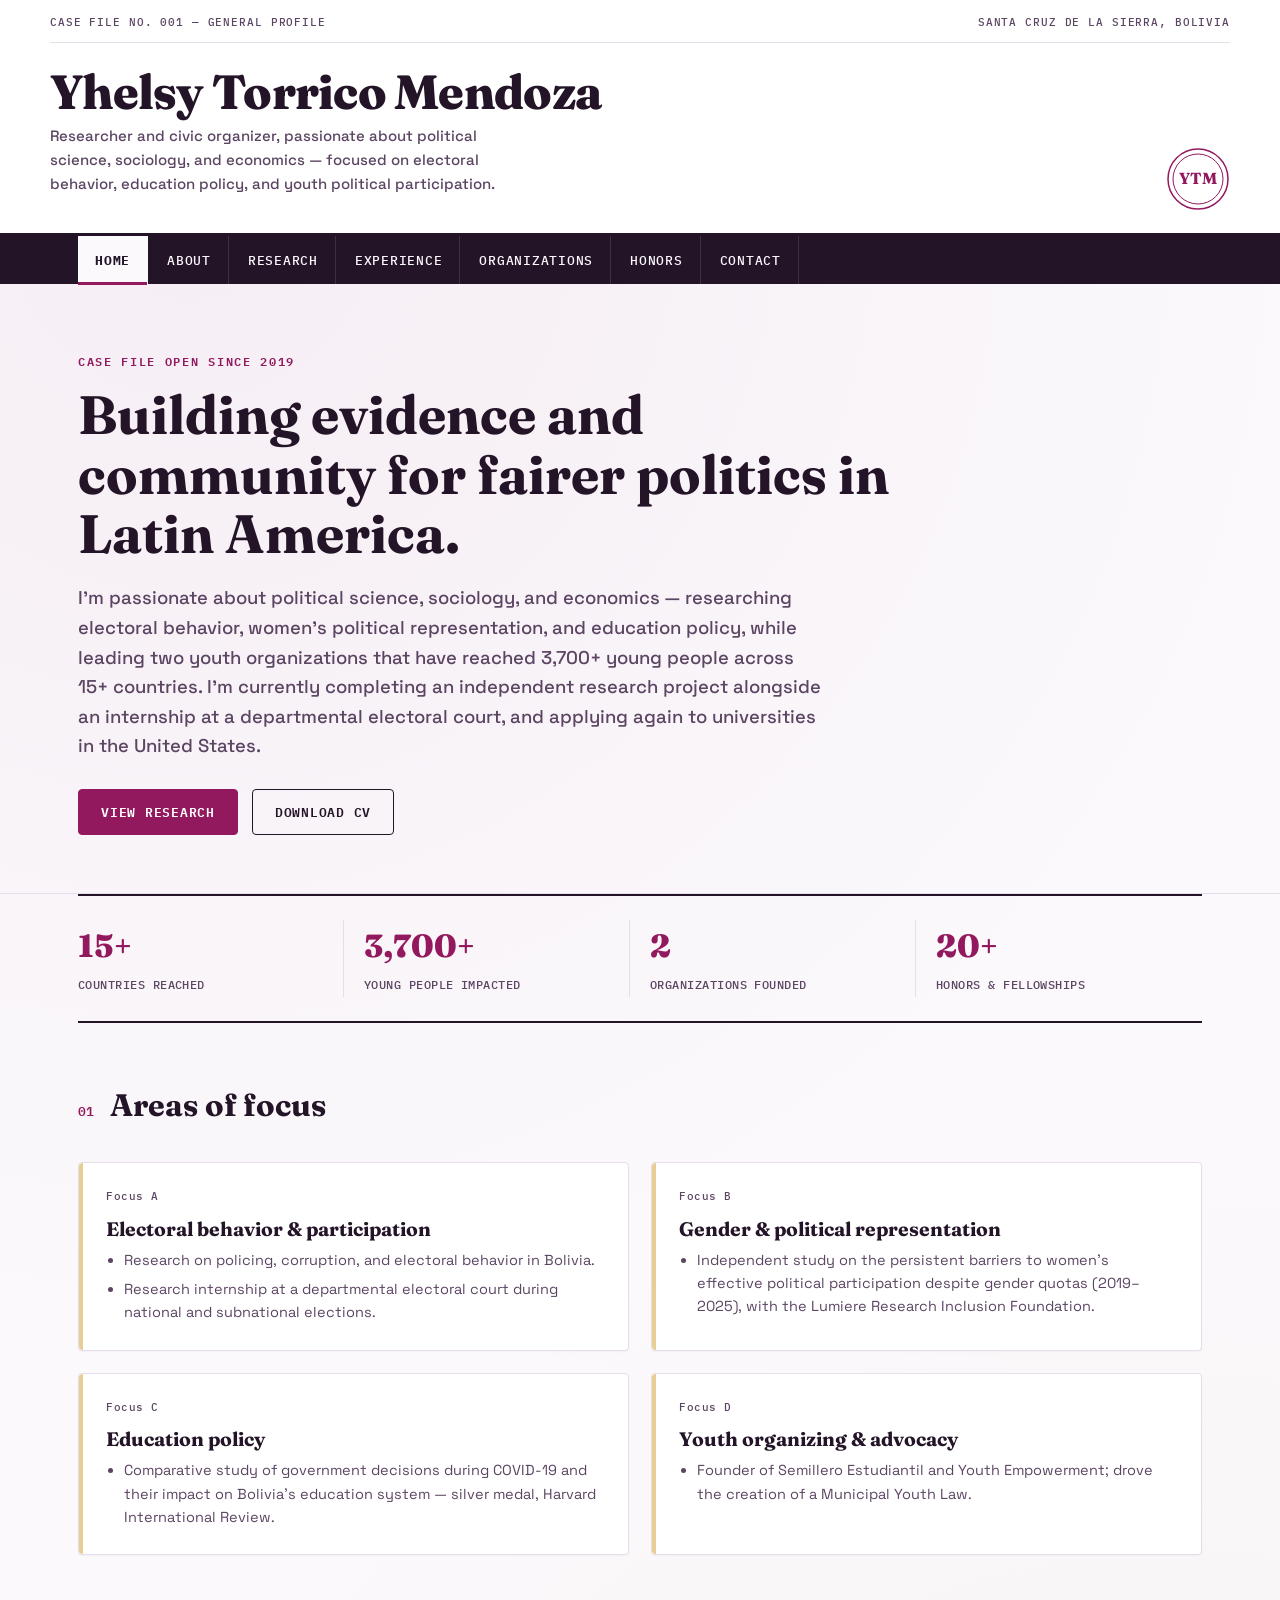
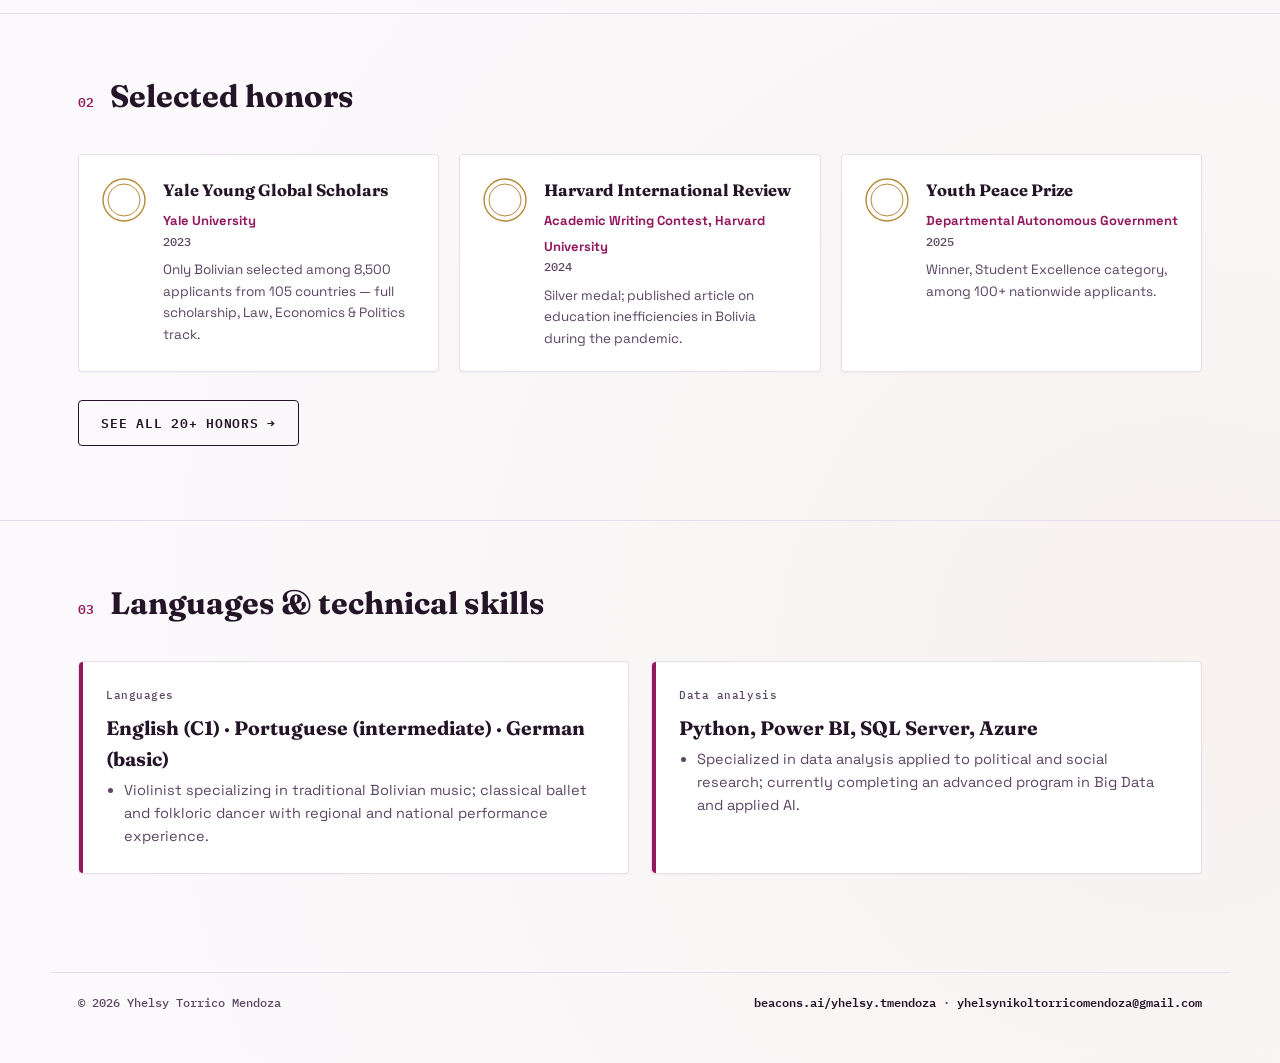
<file: index.html>
<!DOCTYPE html>
<html lang="en">
<head>
<meta charset="UTF-8">
<meta name="viewport" content="width=device-width, initial-scale=1.0">
<title>Yhelsy Torrico Mendoza — Case File</title>
<meta name="description" content="Researcher and civic organizer passionate about political science, sociology, and economics. Work in electoral behavior, education policy, and youth political participation.">
<link rel="preconnect" href="https://fonts.googleapis.com">
<link rel="preconnect" href="https://fonts.gstatic.com" crossorigin>
<link href="https://fonts.googleapis.com/css2?family=Fraunces:opsz,wght@9..144,600;9..144,700;9..144,800&family=Space+Grotesk:wght@400;500;700&family=IBM+Plex+Mono:wght@400;500;600&display=swap" rel="stylesheet">
<link rel="stylesheet" href="styles.css">
</head>
<body>

<header class="masthead">
  <div class="wrap masthead-top">
    <span class="ref">Case File No. 001 — General Profile</span>
    <span class="loc">Santa Cruz de la Sierra, Bolivia</span>
  </div>
  <div class="wrap masthead-main">
    <div>
      <h1 class="masthead-name">Yhelsy Torrico Mendoza</h1>
      <p class="masthead-tag">Researcher and civic organizer, passionate about political science, sociology, and economics — focused on electoral behavior, education policy, and youth political participation.</p>
    </div>
    <svg class="seal-mark" viewBox="0 0 64 64" aria-hidden="true">
      <circle cx="32" cy="32" r="30" fill="none" stroke="#93195E" stroke-width="1.5"/>
      <circle cx="32" cy="32" r="25" fill="none" stroke="#93195E" stroke-width="1"/>
      <text x="32" y="37" text-anchor="middle" font-family="Fraunces, serif" font-size="16" fill="#93195E" font-weight="700">YTM</text>
    </svg>
  </div>
</header>

<nav class="filetabs">
  <button class="nav-toggle" aria-expanded="false">Menu ☰</button>
  <div class="wrap">
    <a href="index.html" class="active" target="_blank" rel="noopener">Home</a>
    <a href="about.html" target="_blank" rel="noopener">About</a>
    <a href="research.html" target="_blank" rel="noopener">Research</a>
    <a href="experience.html" target="_blank" rel="noopener">Experience</a>
    <a href="organizations.html" target="_blank" rel="noopener">Organizations</a>
    <a href="awards.html" target="_blank" rel="noopener">Honors</a>
    <a href="contact.html" target="_blank" rel="noopener">Contact</a>
  </div>
</nav>

<main>
  <section class="hero">
    <div class="wrap">
      <p class="hero-eyebrow">Case file open since 2019</p>
      <h1>Building evidence and community for fairer politics in Latin America.</h1>
      <p class="lede">I'm passionate about political science, sociology, and economics — researching electoral behavior, women's political representation, and education policy, while leading two youth organizations that have reached 3,700+ young people across 15+ countries. I'm currently completing an independent research project alongside an internship at a departmental electoral court, and applying again to universities in the United States.</p>
      <div class="hero-actions">
        <a class="btn primary" href="research.html" target="_blank" rel="noopener">View research</a>
        <a class="btn" href="contact.html" target="_blank" rel="noopener">Download CV</a>
      </div>
    </div>
  </section>

  <section class="wrap">
    <div class="ledger reveal">
      <div class="ledger-item">
        <span class="ledger-figure">15+</span>
        <span class="ledger-label">Countries reached</span>
      </div>
      <div class="ledger-item">
        <span class="ledger-figure">3,700+</span>
        <span class="ledger-label">Young people impacted</span>
      </div>
      <div class="ledger-item">
        <span class="ledger-figure">2</span>
        <span class="ledger-label">Organizations founded</span>
      </div>
      <div class="ledger-item">
        <span class="ledger-figure">20+</span>
        <span class="ledger-label">Honors &amp; fellowships</span>
      </div>
    </div>
  </section>

  <section class="section">
    <div class="wrap">
      <div class="section-head reveal">
        <span class="section-num">01</span>
        <h2>Areas of focus</h2>
      </div>
      <div class="card-grid">
        <article class="card reveal">
          <span class="file-no">Focus A</span>
          <h3>Electoral behavior &amp; participation</h3>
          <ul>
            <li>Research on policing, corruption, and electoral behavior in Bolivia.</li>
            <li>Research internship at a departmental electoral court during national and subnational elections.</li>
          </ul>
        </article>
        <article class="card reveal">
          <span class="file-no">Focus B</span>
          <h3>Gender &amp; political representation</h3>
          <ul>
            <li>Independent study on the persistent barriers to women's effective political participation despite gender quotas (2019–2025), with the Lumiere Research Inclusion Foundation.</li>
          </ul>
        </article>
        <article class="card reveal">
          <span class="file-no">Focus C</span>
          <h3>Education policy</h3>
          <ul>
            <li>Comparative study of government decisions during COVID-19 and their impact on Bolivia's education system — silver medal, Harvard International Review.</li>
          </ul>
        </article>
        <article class="card reveal">
          <span class="file-no">Focus D</span>
          <h3>Youth organizing &amp; advocacy</h3>
          <ul>
            <li>Founder of Semillero Estudiantil and Youth Empowerment; drove the creation of a Municipal Youth Law.</li>
          </ul>
        </article>
      </div>
    </div>
  </section>

  <section class="section">
    <div class="wrap">
      <div class="section-head reveal">
        <span class="section-num">02</span>
        <h2>Selected honors</h2>
      </div>
      <div class="award-grid">
        <div class="award reveal">
          <svg class="award-stamp" viewBox="0 0 46 46" aria-hidden="true"><circle cx="23" cy="23" r="21" fill="none" stroke="#B7893A" stroke-width="1.4"/><circle cx="23" cy="23" r="16" fill="none" stroke="#B7893A" stroke-width="1"/></svg>
          <div>
            <h3>Yale Young Global Scholars</h3>
            <span class="issuer">Yale University</span>
            <span class="year">2023</span>
            <p>Only Bolivian selected among 8,500 applicants from 105 countries — full scholarship, Law, Economics &amp; Politics track.</p>
          </div>
        </div>
        <div class="award reveal">
          <svg class="award-stamp" viewBox="0 0 46 46" aria-hidden="true"><circle cx="23" cy="23" r="21" fill="none" stroke="#B7893A" stroke-width="1.4"/><circle cx="23" cy="23" r="16" fill="none" stroke="#B7893A" stroke-width="1"/></svg>
          <div>
            <h3>Harvard International Review</h3>
            <span class="issuer">Academic Writing Contest, Harvard University</span>
            <span class="year">2024</span>
            <p>Silver medal; published article on education inefficiencies in Bolivia during the pandemic.</p>
          </div>
        </div>
        <div class="award reveal">
          <svg class="award-stamp" viewBox="0 0 46 46" aria-hidden="true"><circle cx="23" cy="23" r="21" fill="none" stroke="#B7893A" stroke-width="1.4"/><circle cx="23" cy="23" r="16" fill="none" stroke="#B7893A" stroke-width="1"/></svg>
          <div>
            <h3>Youth Peace Prize</h3>
            <span class="issuer">Departmental Autonomous Government</span>
            <span class="year">2025</span>
            <p>Winner, Student Excellence category, among 100+ nationwide applicants.</p>
          </div>
        </div>
      </div>
      <p style="margin-top:28px;"><a class="btn" href="awards.html" target="_blank" rel="noopener">See all 20+ honors →</a></p>
    </div>
  </section>

  <section class="section" style="border-bottom:none;">
    <div class="wrap">
      <div class="section-head reveal">
        <span class="section-num">03</span>
        <h2>Languages &amp; technical skills</h2>
      </div>
      <div class="card-grid">
        <article class="card seal-accent reveal">
          <span class="file-no">Languages</span>
          <h3>English (C1) · Portuguese (intermediate) · German (basic)</h3>
          <ul>
            <li>Violinist specializing in traditional Bolivian music; classical ballet and folkloric dancer with regional and national performance experience.</li>
          </ul>
        </article>
        <article class="card seal-accent reveal">
          <span class="file-no">Data analysis</span>
          <h3>Python, Power BI, SQL Server, Azure</h3>
          <ul>
            <li>Specialized in data analysis applied to political and social research; currently completing an advanced program in Big Data and applied AI.</li>
          </ul>
        </article>
      </div>
    </div>
  </section>
</main>

<footer>
  <div class="wrap foot-row">
    <span>© 2026 Yhelsy Torrico Mendoza</span>
    <span><a href="https://beacons.ai/yhelsy.tmendoza" target="_blank" rel="noopener">beacons.ai/yhelsy.tmendoza</a> · <a href="mailto:yhelsynikoltorricomendoza@gmail.com">yhelsynikoltorricomendoza@gmail.com</a></span>
  </div>
</footer>

<script src="main.js"></script>
</body>
</html>
</file>
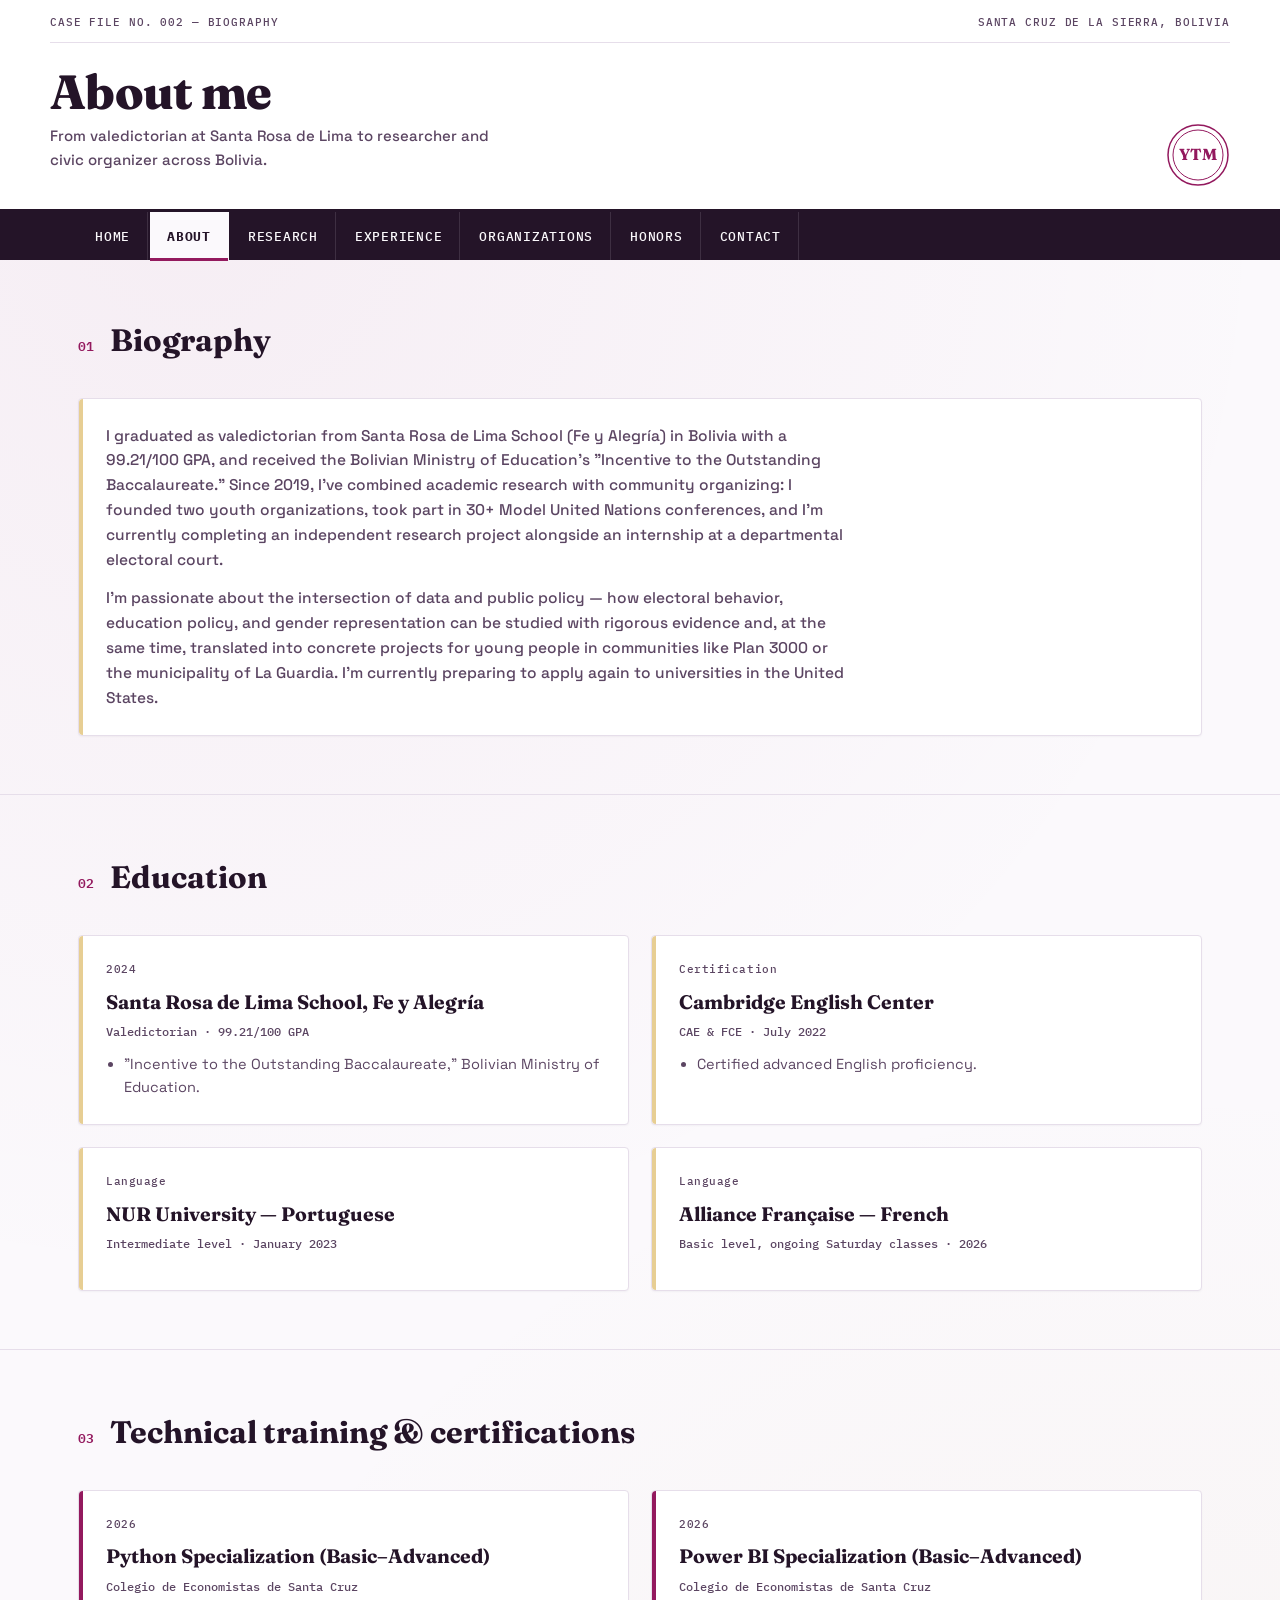
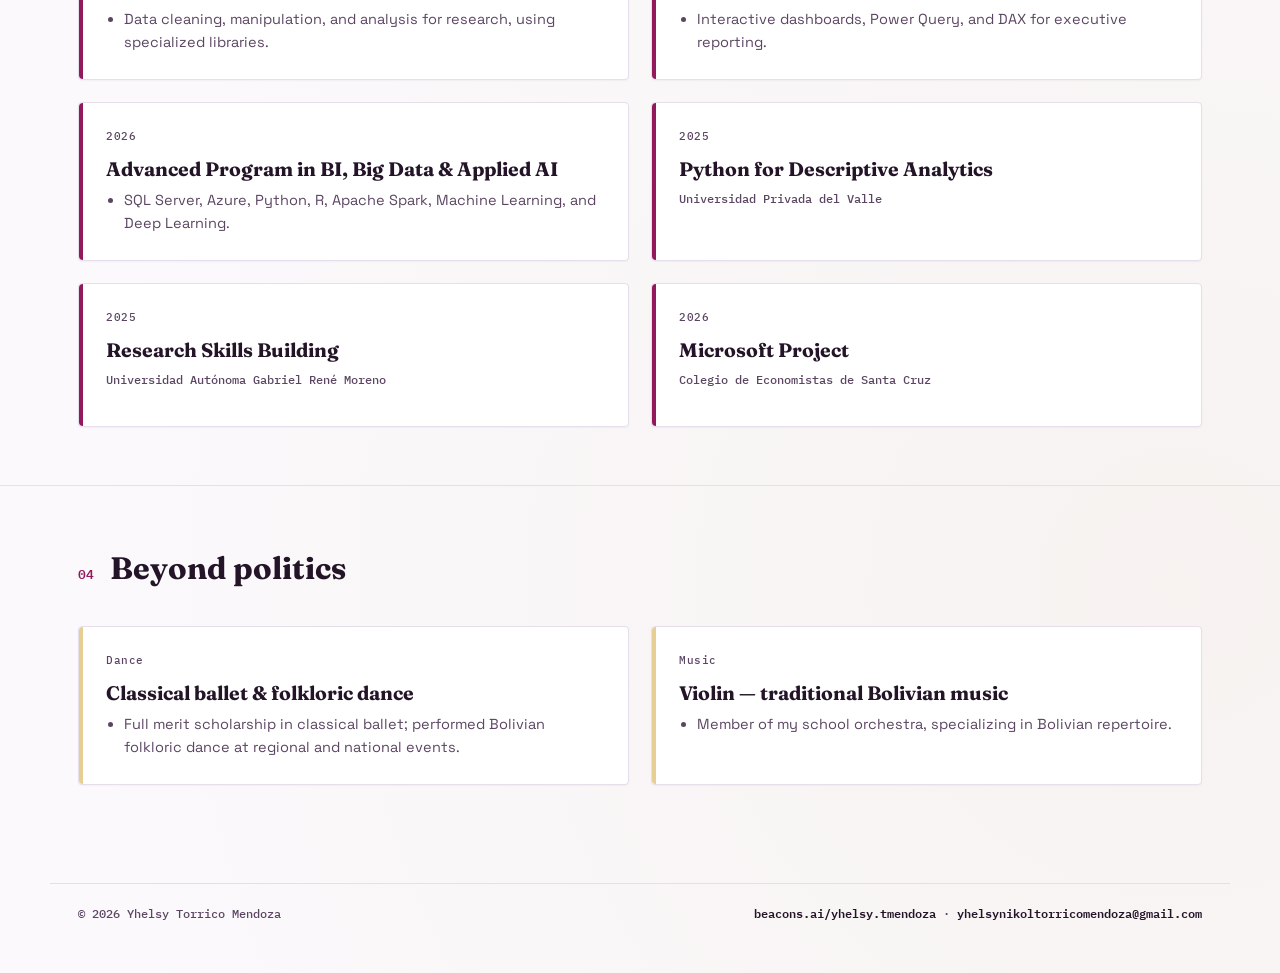
<file: about.html>
<!DOCTYPE html>
<html lang="en">
<head>
<meta charset="UTF-8">
<meta name="viewport" content="width=device-width, initial-scale=1.0">
<title>About — Yhelsy Torrico Mendoza</title>
<link rel="preconnect" href="https://fonts.googleapis.com">
<link rel="preconnect" href="https://fonts.gstatic.com" crossorigin>
<link href="https://fonts.googleapis.com/css2?family=Fraunces:opsz,wght@9..144,600;9..144,700;9..144,800&family=Space+Grotesk:wght@400;500;700&family=IBM+Plex+Mono:wght@400;500;600&display=swap" rel="stylesheet">
<link rel="stylesheet" href="styles.css">
</head>
<body>

<header class="masthead">
  <div class="wrap masthead-top">
    <span class="ref">Case File No. 002 — Biography</span>
    <span class="loc">Santa Cruz de la Sierra, Bolivia</span>
  </div>
  <div class="wrap masthead-main">
    <div>
      <h1 class="masthead-name">About me</h1>
      <p class="masthead-tag">From valedictorian at Santa Rosa de Lima to researcher and civic organizer across Bolivia.</p>
    </div>
    <svg class="seal-mark" viewBox="0 0 64 64" aria-hidden="true">
      <circle cx="32" cy="32" r="30" fill="none" stroke="#93195E" stroke-width="1.5"/>
      <circle cx="32" cy="32" r="25" fill="none" stroke="#93195E" stroke-width="1"/>
      <text x="32" y="37" text-anchor="middle" font-family="Fraunces, serif" font-size="16" fill="#93195E" font-weight="700">YTM</text>
    </svg>
  </div>
</header>

<nav class="filetabs">
  <button class="nav-toggle" aria-expanded="false">Menu ☰</button>
  <div class="wrap">
    <a href="index.html" target="_blank" rel="noopener">Home</a>
    <a href="about.html" class="active" target="_blank" rel="noopener">About</a>
    <a href="research.html" target="_blank" rel="noopener">Research</a>
    <a href="experience.html" target="_blank" rel="noopener">Experience</a>
    <a href="organizations.html" target="_blank" rel="noopener">Organizations</a>
    <a href="awards.html" target="_blank" rel="noopener">Honors</a>
    <a href="contact.html" target="_blank" rel="noopener">Contact</a>
  </div>
</nav>

<main>
  <section class="section" style="padding-top:56px;">
    <div class="wrap">
      <div class="section-head reveal">
        <span class="section-num">01</span>
        <h2>Biography</h2>
      </div>
      <div class="card-grid">
        <article class="card card-full reveal">
          <p style="font-size:15.5px;color:var(--ink-soft);max-width:74ch;margin:0 0 14px;">
            I graduated as valedictorian from Santa Rosa de Lima School (Fe y Alegría) in Bolivia with a 99.21/100 GPA, and received the Bolivian Ministry of Education's "Incentive to the Outstanding Baccalaureate." Since 2019, I've combined academic research with community organizing: I founded two youth organizations, took part in 30+ Model United Nations conferences, and I'm currently completing an independent research project alongside an internship at a departmental electoral court.
          </p>
          <p style="font-size:15.5px;color:var(--ink-soft);max-width:74ch;margin:0;">
            I'm passionate about the intersection of data and public policy — how electoral behavior, education policy, and gender representation can be studied with rigorous evidence and, at the same time, translated into concrete projects for young people in communities like Plan 3000 or the municipality of La Guardia. I'm currently preparing to apply again to universities in the United States.
          </p>
        </article>
      </div>
    </div>
  </section>

  <section class="section">
    <div class="wrap">
      <div class="section-head reveal">
        <span class="section-num">02</span>
        <h2>Education</h2>
      </div>
      <div class="card-grid">
        <article class="card reveal">
          <span class="file-no">2024</span>
          <h3>Santa Rosa de Lima School, Fe y Alegría</h3>
          <span class="period">Valedictorian · 99.21/100 GPA</span>
          <ul><li>"Incentive to the Outstanding Baccalaureate," Bolivian Ministry of Education.</li></ul>
        </article>
        <article class="card reveal">
          <span class="file-no">Certification</span>
          <h3>Cambridge English Center</h3>
          <span class="period">CAE &amp; FCE · July 2022</span>
          <ul><li>Certified advanced English proficiency.</li></ul>
        </article>
        <article class="card reveal">
          <span class="file-no">Language</span>
          <h3>NUR University — Portuguese</h3>
          <span class="period">Intermediate level · January 2023</span>
        </article>
        <article class="card reveal">
          <span class="file-no">Language</span>
          <h3>Alliance Française — French</h3>
          <span class="period">Basic level, ongoing Saturday classes · 2026</span>
        </article>
      </div>
    </div>
  </section>

  <section class="section">
    <div class="wrap">
      <div class="section-head reveal">
        <span class="section-num">03</span>
        <h2>Technical training &amp; certifications</h2>
      </div>
      <div class="card-grid">
        <article class="card seal-accent reveal">
          <span class="file-no">2026</span>
          <h3>Python Specialization (Basic–Advanced)</h3>
          <span class="period">Colegio de Economistas de Santa Cruz</span>
          <ul><li>Data cleaning, manipulation, and analysis for research, using specialized libraries.</li></ul>
        </article>
        <article class="card seal-accent reveal">
          <span class="file-no">2026</span>
          <h3>Power BI Specialization (Basic–Advanced)</h3>
          <span class="period">Colegio de Economistas de Santa Cruz</span>
          <ul><li>Interactive dashboards, Power Query, and DAX for executive reporting.</li></ul>
        </article>
        <article class="card seal-accent reveal">
          <span class="file-no">2026</span>
          <h3>Advanced Program in BI, Big Data &amp; Applied AI</h3>
          <ul><li>SQL Server, Azure, Python, R, Apache Spark, Machine Learning, and Deep Learning.</li></ul>
        </article>
        <article class="card seal-accent reveal">
          <span class="file-no">2025</span>
          <h3>Python for Descriptive Analytics</h3>
          <span class="period">Universidad Privada del Valle</span>
        </article>
        <article class="card seal-accent reveal">
          <span class="file-no">2025</span>
          <h3>Research Skills Building</h3>
          <span class="period">Universidad Autónoma Gabriel René Moreno</span>
        </article>
        <article class="card seal-accent reveal">
          <span class="file-no">2026</span>
          <h3>Microsoft Project</h3>
          <span class="period">Colegio de Economistas de Santa Cruz</span>
        </article>
      </div>
    </div>
  </section>

  <section class="section" style="border-bottom:none;">
    <div class="wrap">
      <div class="section-head reveal">
        <span class="section-num">04</span>
        <h2>Beyond politics</h2>
      </div>
      <div class="card-grid">
        <article class="card reveal">
          <span class="file-no">Dance</span>
          <h3>Classical ballet &amp; folkloric dance</h3>
          <ul><li>Full merit scholarship in classical ballet; performed Bolivian folkloric dance at regional and national events.</li></ul>
        </article>
        <article class="card reveal">
          <span class="file-no">Music</span>
          <h3>Violin — traditional Bolivian music</h3>
          <ul><li>Member of my school orchestra, specializing in Bolivian repertoire.</li></ul>
        </article>
      </div>
    </div>
  </section>
</main>

<footer>
  <div class="wrap foot-row">
    <span>© 2026 Yhelsy Torrico Mendoza</span>
    <span><a href="https://beacons.ai/yhelsy.tmendoza" target="_blank" rel="noopener">beacons.ai/yhelsy.tmendoza</a> · <a href="mailto:yhelsynikoltorricomendoza@gmail.com">yhelsynikoltorricomendoza@gmail.com</a></span>
  </div>
</footer>

<script src="main.js"></script>
</body>
</html>
</file>
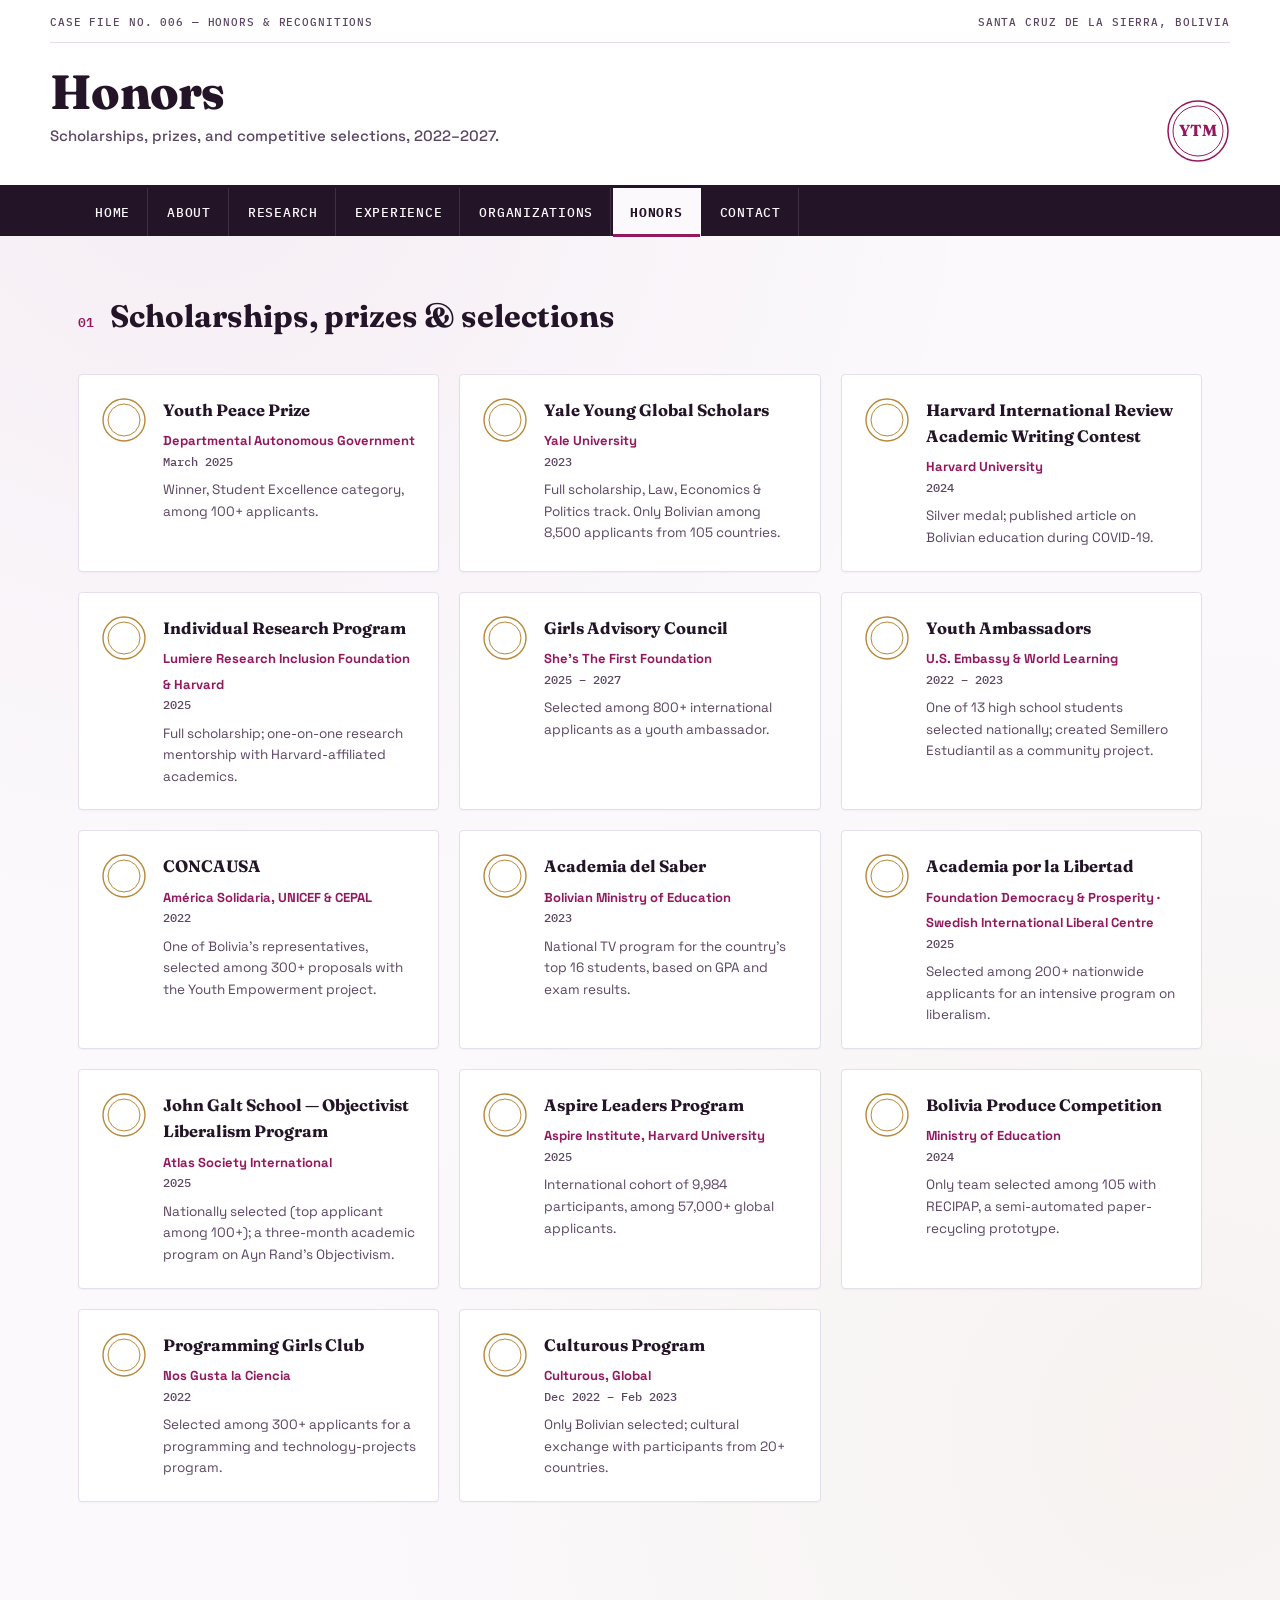
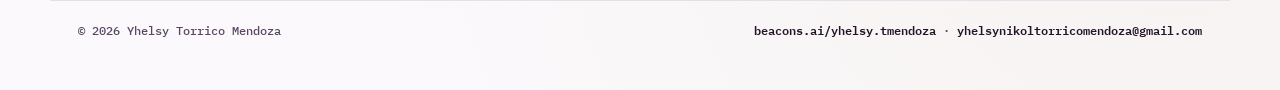
<file: awards.html>
<!DOCTYPE html>
<html lang="en">
<head>
<meta charset="UTF-8">
<meta name="viewport" content="width=device-width, initial-scale=1.0">
<title>Honors — Yhelsy Torrico Mendoza</title>
<link rel="preconnect" href="https://fonts.googleapis.com">
<link rel="preconnect" href="https://fonts.gstatic.com" crossorigin>
<link href="https://fonts.googleapis.com/css2?family=Fraunces:opsz,wght@9..144,600;9..144,700;9..144,800&family=Space+Grotesk:wght@400;500;700&family=IBM+Plex+Mono:wght@400;500;600&display=swap" rel="stylesheet">
<link rel="stylesheet" href="styles.css">
</head>
<body>

<header class="masthead">
  <div class="wrap masthead-top">
    <span class="ref">Case File No. 006 — Honors &amp; Recognitions</span>
    <span class="loc">Santa Cruz de la Sierra, Bolivia</span>
  </div>
  <div class="wrap masthead-main">
    <div>
      <h1 class="masthead-name">Honors</h1>
      <p class="masthead-tag">Scholarships, prizes, and competitive selections, 2022–2027.</p>
    </div>
    <svg class="seal-mark" viewBox="0 0 64 64" aria-hidden="true">
      <circle cx="32" cy="32" r="30" fill="none" stroke="#93195E" stroke-width="1.5"/>
      <circle cx="32" cy="32" r="25" fill="none" stroke="#93195E" stroke-width="1"/>
      <text x="32" y="37" text-anchor="middle" font-family="Fraunces, serif" font-size="16" fill="#93195E" font-weight="700">YTM</text>
    </svg>
  </div>
</header>

<nav class="filetabs">
  <button class="nav-toggle" aria-expanded="false">Menu ☰</button>
  <div class="wrap">
    <a href="index.html" target="_blank" rel="noopener">Home</a>
    <a href="about.html" target="_blank" rel="noopener">About</a>
    <a href="research.html" target="_blank" rel="noopener">Research</a>
    <a href="experience.html" target="_blank" rel="noopener">Experience</a>
    <a href="organizations.html" target="_blank" rel="noopener">Organizations</a>
    <a href="awards.html" class="active" target="_blank" rel="noopener">Honors</a>
    <a href="contact.html" target="_blank" rel="noopener">Contact</a>
  </div>
</nav>

<main>
  <section class="section" style="padding-top:56px;border-bottom:none;">
    <div class="wrap">
      <div class="section-head reveal">
        <span class="section-num">01</span>
        <h2>Scholarships, prizes &amp; selections</h2>
      </div>
      <div class="award-grid">

        <div class="award reveal">
          <svg class="award-stamp" viewBox="0 0 46 46" aria-hidden="true"><circle cx="23" cy="23" r="21" fill="none" stroke="#B7893A" stroke-width="1.4"/><circle cx="23" cy="23" r="16" fill="none" stroke="#B7893A" stroke-width="1"/></svg>
          <div>
            <h3>Youth Peace Prize</h3>
            <span class="issuer">Departmental Autonomous Government</span>
            <span class="year">March 2025</span>
            <p>Winner, Student Excellence category, among 100+ applicants.</p>
          </div>
        </div>

        <div class="award reveal">
          <svg class="award-stamp" viewBox="0 0 46 46" aria-hidden="true"><circle cx="23" cy="23" r="21" fill="none" stroke="#B7893A" stroke-width="1.4"/><circle cx="23" cy="23" r="16" fill="none" stroke="#B7893A" stroke-width="1"/></svg>
          <div>
            <h3>Yale Young Global Scholars</h3>
            <span class="issuer">Yale University</span>
            <span class="year">2023</span>
            <p>Full scholarship, Law, Economics &amp; Politics track. Only Bolivian among 8,500 applicants from 105 countries.</p>
          </div>
        </div>

        <div class="award reveal">
          <svg class="award-stamp" viewBox="0 0 46 46" aria-hidden="true"><circle cx="23" cy="23" r="21" fill="none" stroke="#B7893A" stroke-width="1.4"/><circle cx="23" cy="23" r="16" fill="none" stroke="#B7893A" stroke-width="1"/></svg>
          <div>
            <h3>Harvard International Review Academic Writing Contest</h3>
            <span class="issuer">Harvard University</span>
            <span class="year">2024</span>
            <p>Silver medal; published article on Bolivian education during COVID-19.</p>
          </div>
        </div>

        <div class="award reveal">
          <svg class="award-stamp" viewBox="0 0 46 46" aria-hidden="true"><circle cx="23" cy="23" r="21" fill="none" stroke="#B7893A" stroke-width="1.4"/><circle cx="23" cy="23" r="16" fill="none" stroke="#B7893A" stroke-width="1"/></svg>
          <div>
            <h3>Individual Research Program</h3>
            <span class="issuer">Lumiere Research Inclusion Foundation &amp; Harvard</span>
            <span class="year">2025</span>
            <p>Full scholarship; one-on-one research mentorship with Harvard-affiliated academics.</p>
          </div>
        </div>

        <div class="award reveal">
          <svg class="award-stamp" viewBox="0 0 46 46" aria-hidden="true"><circle cx="23" cy="23" r="21" fill="none" stroke="#B7893A" stroke-width="1.4"/><circle cx="23" cy="23" r="16" fill="none" stroke="#B7893A" stroke-width="1"/></svg>
          <div>
            <h3>Girls Advisory Council</h3>
            <span class="issuer">She's The First Foundation</span>
            <span class="year">2025 – 2027</span>
            <p>Selected among 800+ international applicants as a youth ambassador.</p>
          </div>
        </div>

        <div class="award reveal">
          <svg class="award-stamp" viewBox="0 0 46 46" aria-hidden="true"><circle cx="23" cy="23" r="21" fill="none" stroke="#B7893A" stroke-width="1.4"/><circle cx="23" cy="23" r="16" fill="none" stroke="#B7893A" stroke-width="1"/></svg>
          <div>
            <h3>Youth Ambassadors</h3>
            <span class="issuer">U.S. Embassy &amp; World Learning</span>
            <span class="year">2022 – 2023</span>
            <p>One of 13 high school students selected nationally; created Semillero Estudiantil as a community project.</p>
          </div>
        </div>

        <div class="award reveal">
          <svg class="award-stamp" viewBox="0 0 46 46" aria-hidden="true"><circle cx="23" cy="23" r="21" fill="none" stroke="#B7893A" stroke-width="1.4"/><circle cx="23" cy="23" r="16" fill="none" stroke="#B7893A" stroke-width="1"/></svg>
          <div>
            <h3>CONCAUSA</h3>
            <span class="issuer">América Solidaria, UNICEF &amp; CEPAL</span>
            <span class="year">2022</span>
            <p>One of Bolivia's representatives, selected among 300+ proposals with the Youth Empowerment project.</p>
          </div>
        </div>

        <div class="award reveal">
          <svg class="award-stamp" viewBox="0 0 46 46" aria-hidden="true"><circle cx="23" cy="23" r="21" fill="none" stroke="#B7893A" stroke-width="1.4"/><circle cx="23" cy="23" r="16" fill="none" stroke="#B7893A" stroke-width="1"/></svg>
          <div>
            <h3>Academia del Saber</h3>
            <span class="issuer">Bolivian Ministry of Education</span>
            <span class="year">2023</span>
            <p>National TV program for the country's top 16 students, based on GPA and exam results.</p>
          </div>
        </div>

        <div class="award reveal">
          <svg class="award-stamp" viewBox="0 0 46 46" aria-hidden="true"><circle cx="23" cy="23" r="21" fill="none" stroke="#B7893A" stroke-width="1.4"/><circle cx="23" cy="23" r="16" fill="none" stroke="#B7893A" stroke-width="1"/></svg>
          <div>
            <h3>Academia por la Libertad</h3>
            <span class="issuer">Foundation Democracy &amp; Prosperity · Swedish International Liberal Centre</span>
            <span class="year">2025</span>
            <p>Selected among 200+ nationwide applicants for an intensive program on liberalism.</p>
          </div>
        </div>

        <div class="award reveal">
          <svg class="award-stamp" viewBox="0 0 46 46" aria-hidden="true"><circle cx="23" cy="23" r="21" fill="none" stroke="#B7893A" stroke-width="1.4"/><circle cx="23" cy="23" r="16" fill="none" stroke="#B7893A" stroke-width="1"/></svg>
          <div>
            <h3>John Galt School — Objectivist Liberalism Program</h3>
            <span class="issuer">Atlas Society International</span>
            <span class="year">2025</span>
            <p>Nationally selected (top applicant among 100+); a three-month academic program on Ayn Rand's Objectivism.</p>
          </div>
        </div>

        <div class="award reveal">
          <svg class="award-stamp" viewBox="0 0 46 46" aria-hidden="true"><circle cx="23" cy="23" r="21" fill="none" stroke="#B7893A" stroke-width="1.4"/><circle cx="23" cy="23" r="16" fill="none" stroke="#B7893A" stroke-width="1"/></svg>
          <div>
            <h3>Aspire Leaders Program</h3>
            <span class="issuer">Aspire Institute, Harvard University</span>
            <span class="year">2025</span>
            <p>International cohort of 9,984 participants, among 57,000+ global applicants.</p>
          </div>
        </div>

        <div class="award reveal">
          <svg class="award-stamp" viewBox="0 0 46 46" aria-hidden="true"><circle cx="23" cy="23" r="21" fill="none" stroke="#B7893A" stroke-width="1.4"/><circle cx="23" cy="23" r="16" fill="none" stroke="#B7893A" stroke-width="1"/></svg>
          <div>
            <h3>Bolivia Produce Competition</h3>
            <span class="issuer">Ministry of Education</span>
            <span class="year">2024</span>
            <p>Only team selected among 105 with RECIPAP, a semi-automated paper-recycling prototype.</p>
          </div>
        </div>

        <div class="award reveal">
          <svg class="award-stamp" viewBox="0 0 46 46" aria-hidden="true"><circle cx="23" cy="23" r="21" fill="none" stroke="#B7893A" stroke-width="1.4"/><circle cx="23" cy="23" r="16" fill="none" stroke="#B7893A" stroke-width="1"/></svg>
          <div>
            <h3>Programming Girls Club</h3>
            <span class="issuer">Nos Gusta la Ciencia</span>
            <span class="year">2022</span>
            <p>Selected among 300+ applicants for a programming and technology-projects program.</p>
          </div>
        </div>

        <div class="award reveal">
          <svg class="award-stamp" viewBox="0 0 46 46" aria-hidden="true"><circle cx="23" cy="23" r="21" fill="none" stroke="#B7893A" stroke-width="1.4"/><circle cx="23" cy="23" r="16" fill="none" stroke="#B7893A" stroke-width="1"/></svg>
          <div>
            <h3>Culturous Program</h3>
            <span class="issuer">Culturous, Global</span>
            <span class="year">Dec 2022 – Feb 2023</span>
            <p>Only Bolivian selected; cultural exchange with participants from 20+ countries.</p>
          </div>
        </div>

      </div>
    </div>
  </section>
</main>

<footer>
  <div class="wrap foot-row">
    <span>© 2026 Yhelsy Torrico Mendoza</span>
    <span><a href="https://beacons.ai/yhelsy.tmendoza" target="_blank" rel="noopener">beacons.ai/yhelsy.tmendoza</a> · <a href="mailto:yhelsynikoltorricomendoza@gmail.com">yhelsynikoltorricomendoza@gmail.com</a></span>
  </div>
</footer>

<script src="main.js"></script>
</body>
</html>
</file>
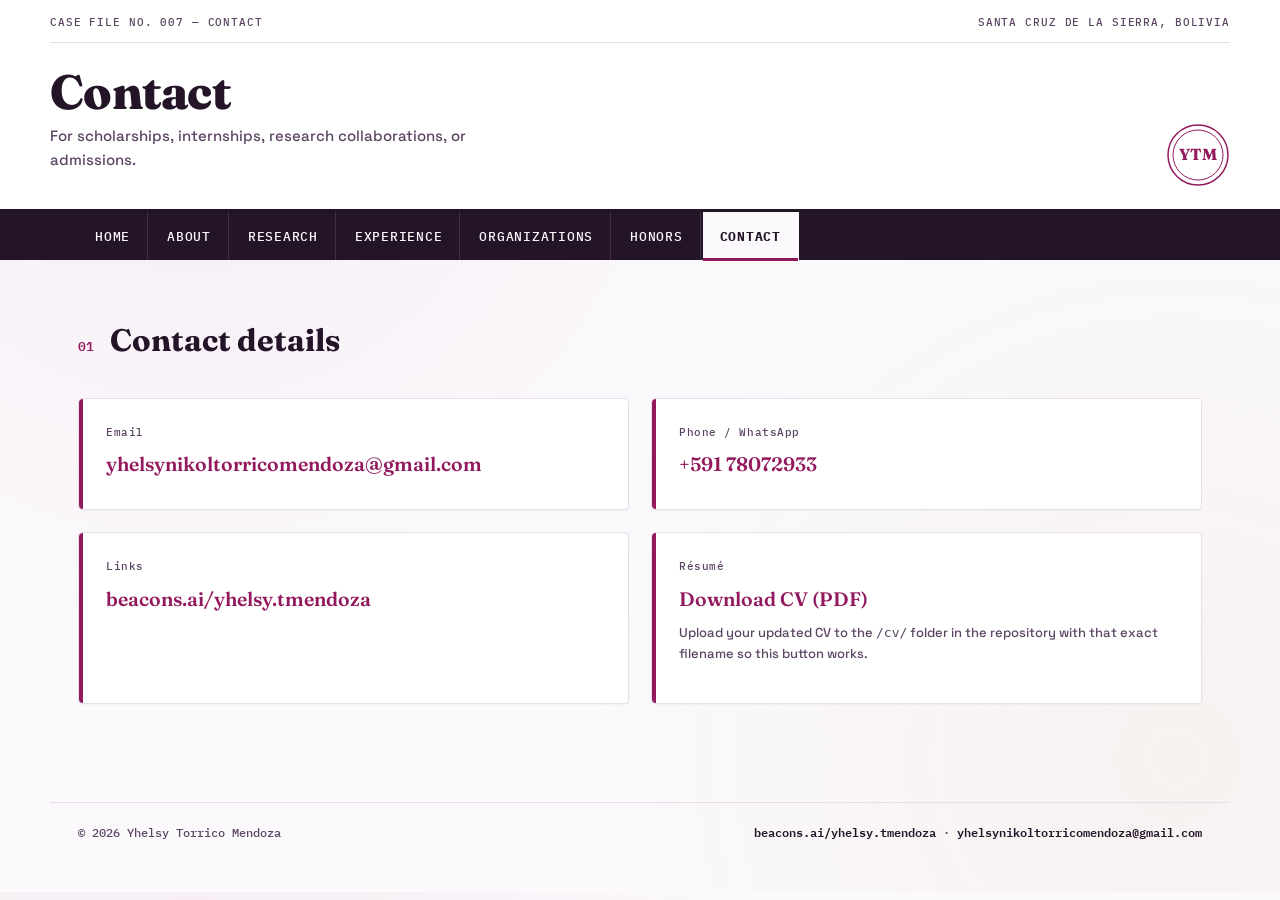
<file: contact.html>
<!DOCTYPE html>
<html lang="en">
<head>
<meta charset="UTF-8">
<meta name="viewport" content="width=device-width, initial-scale=1.0">
<title>Contact — Yhelsy Torrico Mendoza</title>
<link rel="preconnect" href="https://fonts.googleapis.com">
<link rel="preconnect" href="https://fonts.gstatic.com" crossorigin>
<link href="https://fonts.googleapis.com/css2?family=Fraunces:opsz,wght@9..144,600;9..144,700;9..144,800&family=Space+Grotesk:wght@400;500;700&family=IBM+Plex+Mono:wght@400;500;600&display=swap" rel="stylesheet">
<link rel="stylesheet" href="styles.css">
</head>
<body>

<header class="masthead">
  <div class="wrap masthead-top">
    <span class="ref">Case File No. 007 — Contact</span>
    <span class="loc">Santa Cruz de la Sierra, Bolivia</span>
  </div>
  <div class="wrap masthead-main">
    <div>
      <h1 class="masthead-name">Contact</h1>
      <p class="masthead-tag">For scholarships, internships, research collaborations, or admissions.</p>
    </div>
    <svg class="seal-mark" viewBox="0 0 64 64" aria-hidden="true">
      <circle cx="32" cy="32" r="30" fill="none" stroke="#93195E" stroke-width="1.5"/>
      <circle cx="32" cy="32" r="25" fill="none" stroke="#93195E" stroke-width="1"/>
      <text x="32" y="37" text-anchor="middle" font-family="Fraunces, serif" font-size="16" fill="#93195E" font-weight="700">YTM</text>
    </svg>
  </div>
</header>

<nav class="filetabs">
  <button class="nav-toggle" aria-expanded="false">Menu ☰</button>
  <div class="wrap">
    <a href="index.html" target="_blank" rel="noopener">Home</a>
    <a href="about.html" target="_blank" rel="noopener">About</a>
    <a href="research.html" target="_blank" rel="noopener">Research</a>
    <a href="experience.html" target="_blank" rel="noopener">Experience</a>
    <a href="organizations.html" target="_blank" rel="noopener">Organizations</a>
    <a href="awards.html" target="_blank" rel="noopener">Honors</a>
    <a href="contact.html" class="active" target="_blank" rel="noopener">Contact</a>
  </div>
</nav>

<main>
  <section class="section" style="padding-top:56px;border-bottom:none;">
    <div class="wrap">
      <div class="section-head reveal">
        <span class="section-num">01</span>
        <h2>Contact details</h2>
      </div>
      <div class="card-grid">
        <article class="card seal-accent reveal">
          <span class="file-no">Email</span>
          <h3><a href="mailto:yhelsynikoltorricomendoza@gmail.com">yhelsynikoltorricomendoza@gmail.com</a></h3>
        </article>
        <article class="card seal-accent reveal">
          <span class="file-no">Phone / WhatsApp</span>
          <h3><a href="tel:+59178072933">+591 78072933</a></h3>
        </article>
        <article class="card seal-accent reveal">
          <span class="file-no">Links</span>
          <h3><a href="https://beacons.ai/yhelsy.tmendoza" target="_blank" rel="noopener">beacons.ai/yhelsy.tmendoza</a></h3>
        </article>
        <article class="card seal-accent reveal">
          <span class="file-no">Résumé</span>
          <h3><a href="cv/Yhelsy_Torrico_Mendoza_CV.pdf" target="_blank" rel="noopener">Download CV (PDF)</a></h3>
          <p style="font-size:13px;color:var(--ink-soft);margin-top:8px;">Upload your updated CV to the <code>/cv/</code> folder in the repository with that exact filename so this button works.</p>
        </article>
      </div>
    </div>
  </section>
</main>

<footer>
  <div class="wrap foot-row">
    <span>© 2026 Yhelsy Torrico Mendoza</span>
    <span><a href="https://beacons.ai/yhelsy.tmendoza" target="_blank" rel="noopener">beacons.ai/yhelsy.tmendoza</a> · <a href="mailto:yhelsynikoltorricomendoza@gmail.com">yhelsynikoltorricomendoza@gmail.com</a></span>
  </div>
</footer>

<script src="main.js"></script>
</body>
</html>
</file>
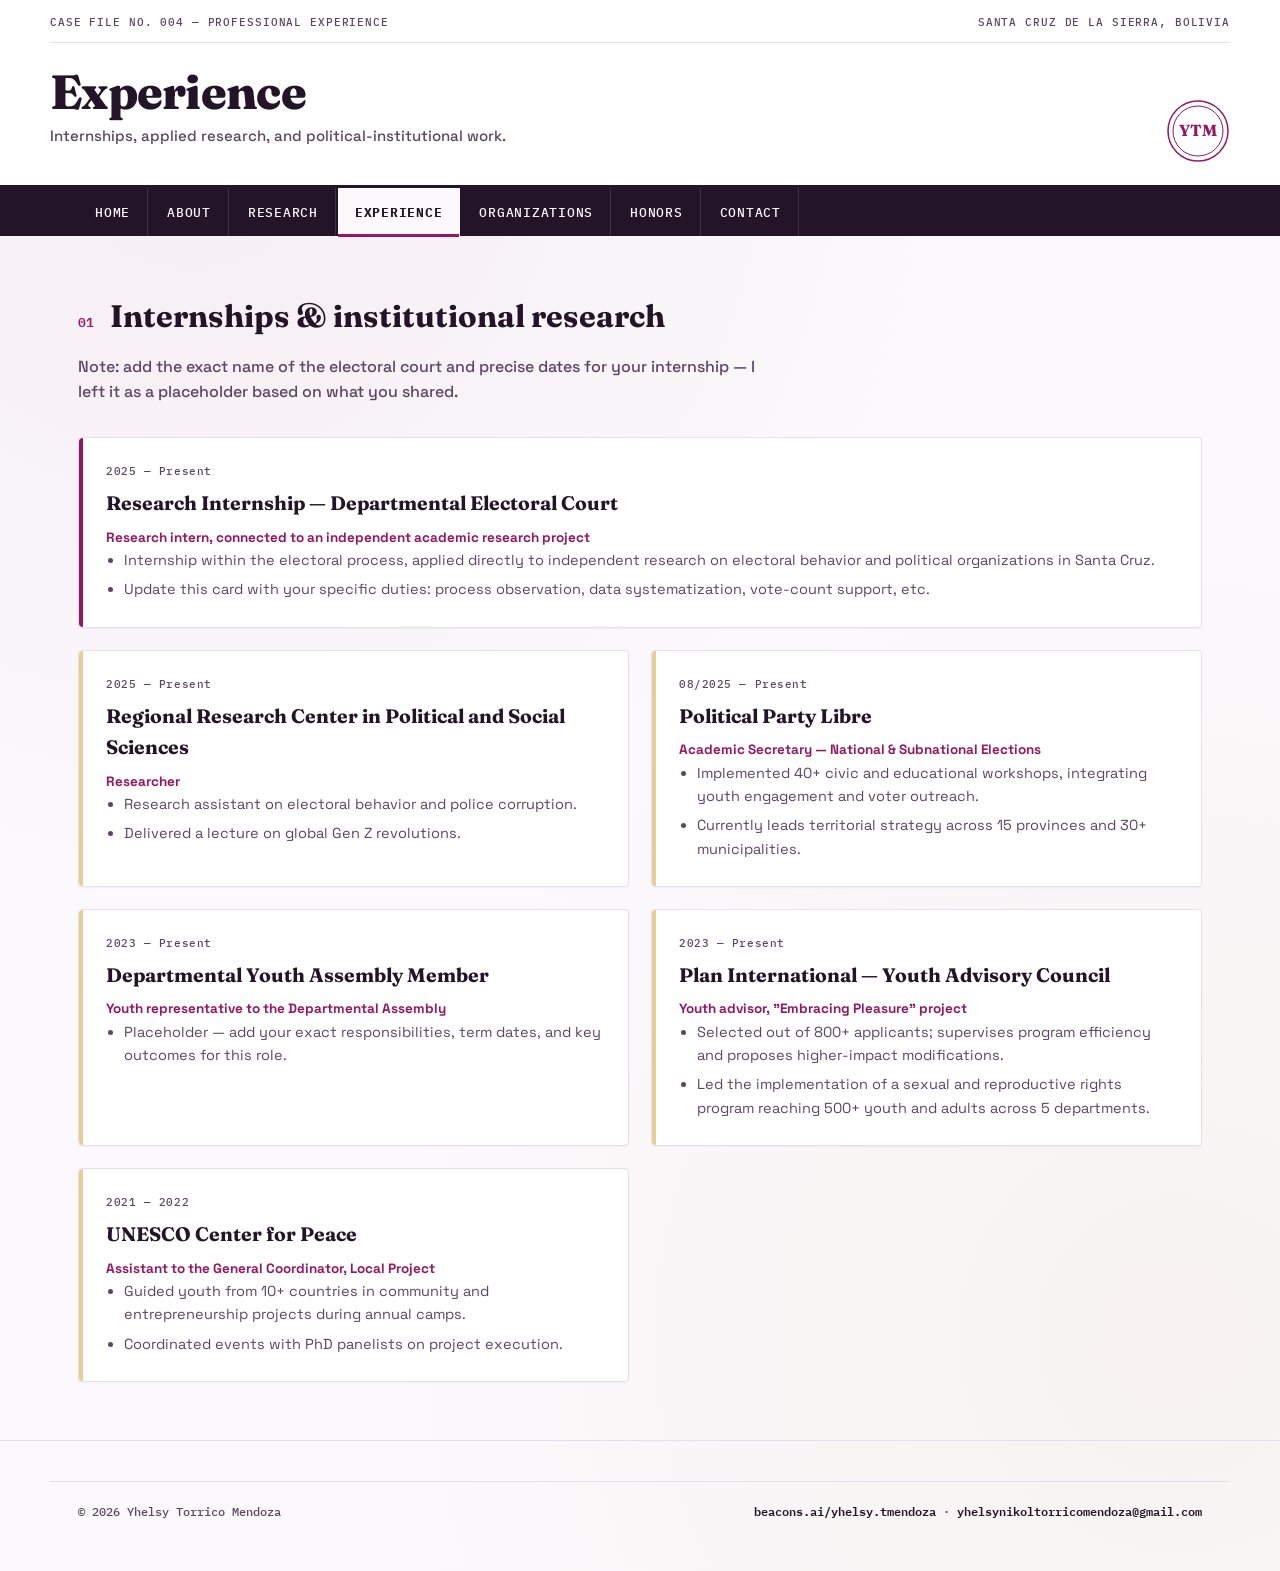
<file: experience.html>
<!DOCTYPE html>
<html lang="en">
<head>
<meta charset="UTF-8">
<meta name="viewport" content="width=device-width, initial-scale=1.0">
<title>Experience — Yhelsy Torrico Mendoza</title>
<link rel="preconnect" href="https://fonts.googleapis.com">
<link rel="preconnect" href="https://fonts.gstatic.com" crossorigin>
<link href="https://fonts.googleapis.com/css2?family=Fraunces:opsz,wght@9..144,600;9..144,700;9..144,800&family=Space+Grotesk:wght@400;500;700&family=IBM+Plex+Mono:wght@400;500;600&display=swap" rel="stylesheet">
<link rel="stylesheet" href="styles.css">
</head>
<body>

<header class="masthead">
  <div class="wrap masthead-top">
    <span class="ref">Case File No. 004 — Professional Experience</span>
    <span class="loc">Santa Cruz de la Sierra, Bolivia</span>
  </div>
  <div class="wrap masthead-main">
    <div>
      <h1 class="masthead-name">Experience</h1>
      <p class="masthead-tag">Internships, applied research, and political-institutional work.</p>
    </div>
    <svg class="seal-mark" viewBox="0 0 64 64" aria-hidden="true">
      <circle cx="32" cy="32" r="30" fill="none" stroke="#93195E" stroke-width="1.5"/>
      <circle cx="32" cy="32" r="25" fill="none" stroke="#93195E" stroke-width="1"/>
      <text x="32" y="37" text-anchor="middle" font-family="Fraunces, serif" font-size="16" fill="#93195E" font-weight="700">YTM</text>
    </svg>
  </div>
</header>

<nav class="filetabs">
  <button class="nav-toggle" aria-expanded="false">Menu ☰</button>
  <div class="wrap">
    <a href="index.html" target="_blank" rel="noopener">Home</a>
    <a href="about.html" target="_blank" rel="noopener">About</a>
    <a href="research.html" target="_blank" rel="noopener">Research</a>
    <a href="experience.html" class="active" target="_blank" rel="noopener">Experience</a>
    <a href="organizations.html" target="_blank" rel="noopener">Organizations</a>
    <a href="awards.html" target="_blank" rel="noopener">Honors</a>
    <a href="contact.html" target="_blank" rel="noopener">Contact</a>
  </div>
</nav>

<main>
  <section class="section" style="padding-top:56px;">
    <div class="wrap">
      <div class="section-head reveal">
        <span class="section-num">01</span>
        <h2>Internships &amp; institutional research</h2>
      </div>
      <p class="section-intro reveal">Note: add the exact name of the electoral court and precise dates for your internship — I left it as a placeholder based on what you shared.</p>
      <div class="card-grid">
        <article class="card seal-accent card-full reveal">
          <span class="file-no">2025 — Present</span>
          <h3>Research Internship — Departmental Electoral Court</h3>
          <span class="role">Research intern, connected to an independent academic research project</span>
          <ul>
            <li>Internship within the electoral process, applied directly to independent research on electoral behavior and political organizations in Santa Cruz.</li>
            <li>Update this card with your specific duties: process observation, data systematization, vote-count support, etc.</li>
          </ul>
        </article>

        <article class="card reveal">
          <span class="file-no">2025 — Present</span>
          <h3>Regional Research Center in Political and Social Sciences</h3>
          <span class="role">Researcher</span>
          <ul>
            <li>Research assistant on electoral behavior and police corruption.</li>
            <li>Delivered a lecture on global Gen Z revolutions.</li>
          </ul>
        </article>

        <article class="card reveal">
          <span class="file-no">08/2025 — Present</span>
          <h3>Political Party Libre</h3>
          <span class="role">Academic Secretary — National &amp; Subnational Elections</span>
          <ul>
            <li>Implemented 40+ civic and educational workshops, integrating youth engagement and voter outreach.</li>
            <li>Currently leads territorial strategy across 15 provinces and 30+ municipalities.</li>
          </ul>
        </article>

        <article class="card reveal">
          <span class="file-no">2023 — Present</span>
          <h3>Departmental Youth Assembly Member</h3>
          <span class="role">Youth representative to the Departmental Assembly</span>
          <ul>
            <li>Placeholder — add your exact responsibilities, term dates, and key outcomes for this role.</li>
          </ul>
        </article>

        <article class="card reveal">
          <span class="file-no">2023 — Present</span>
          <h3>Plan International — Youth Advisory Council</h3>
          <span class="role">Youth advisor, "Embracing Pleasure" project</span>
          <ul>
            <li>Selected out of 800+ applicants; supervises program efficiency and proposes higher-impact modifications.</li>
            <li>Led the implementation of a sexual and reproductive rights program reaching 500+ youth and adults across 5 departments.</li>
          </ul>
        </article>

        <article class="card reveal">
          <span class="file-no">2021 — 2022</span>
          <h3>UNESCO Center for Peace</h3>
          <span class="role">Assistant to the General Coordinator, Local Project</span>
          <ul>
            <li>Guided youth from 10+ countries in community and entrepreneurship projects during annual camps.</li>
            <li>Coordinated events with PhD panelists on project execution.</li>
          </ul>
        </article>
      </div>
    </div>
  </section>
</main>

<footer>
  <div class="wrap foot-row">
    <span>© 2026 Yhelsy Torrico Mendoza</span>
    <span><a href="https://beacons.ai/yhelsy.tmendoza" target="_blank" rel="noopener">beacons.ai/yhelsy.tmendoza</a> · <a href="mailto:yhelsynikoltorricomendoza@gmail.com">yhelsynikoltorricomendoza@gmail.com</a></span>
  </div>
</footer>

<script src="main.js"></script>
</body>
</html>
</file>
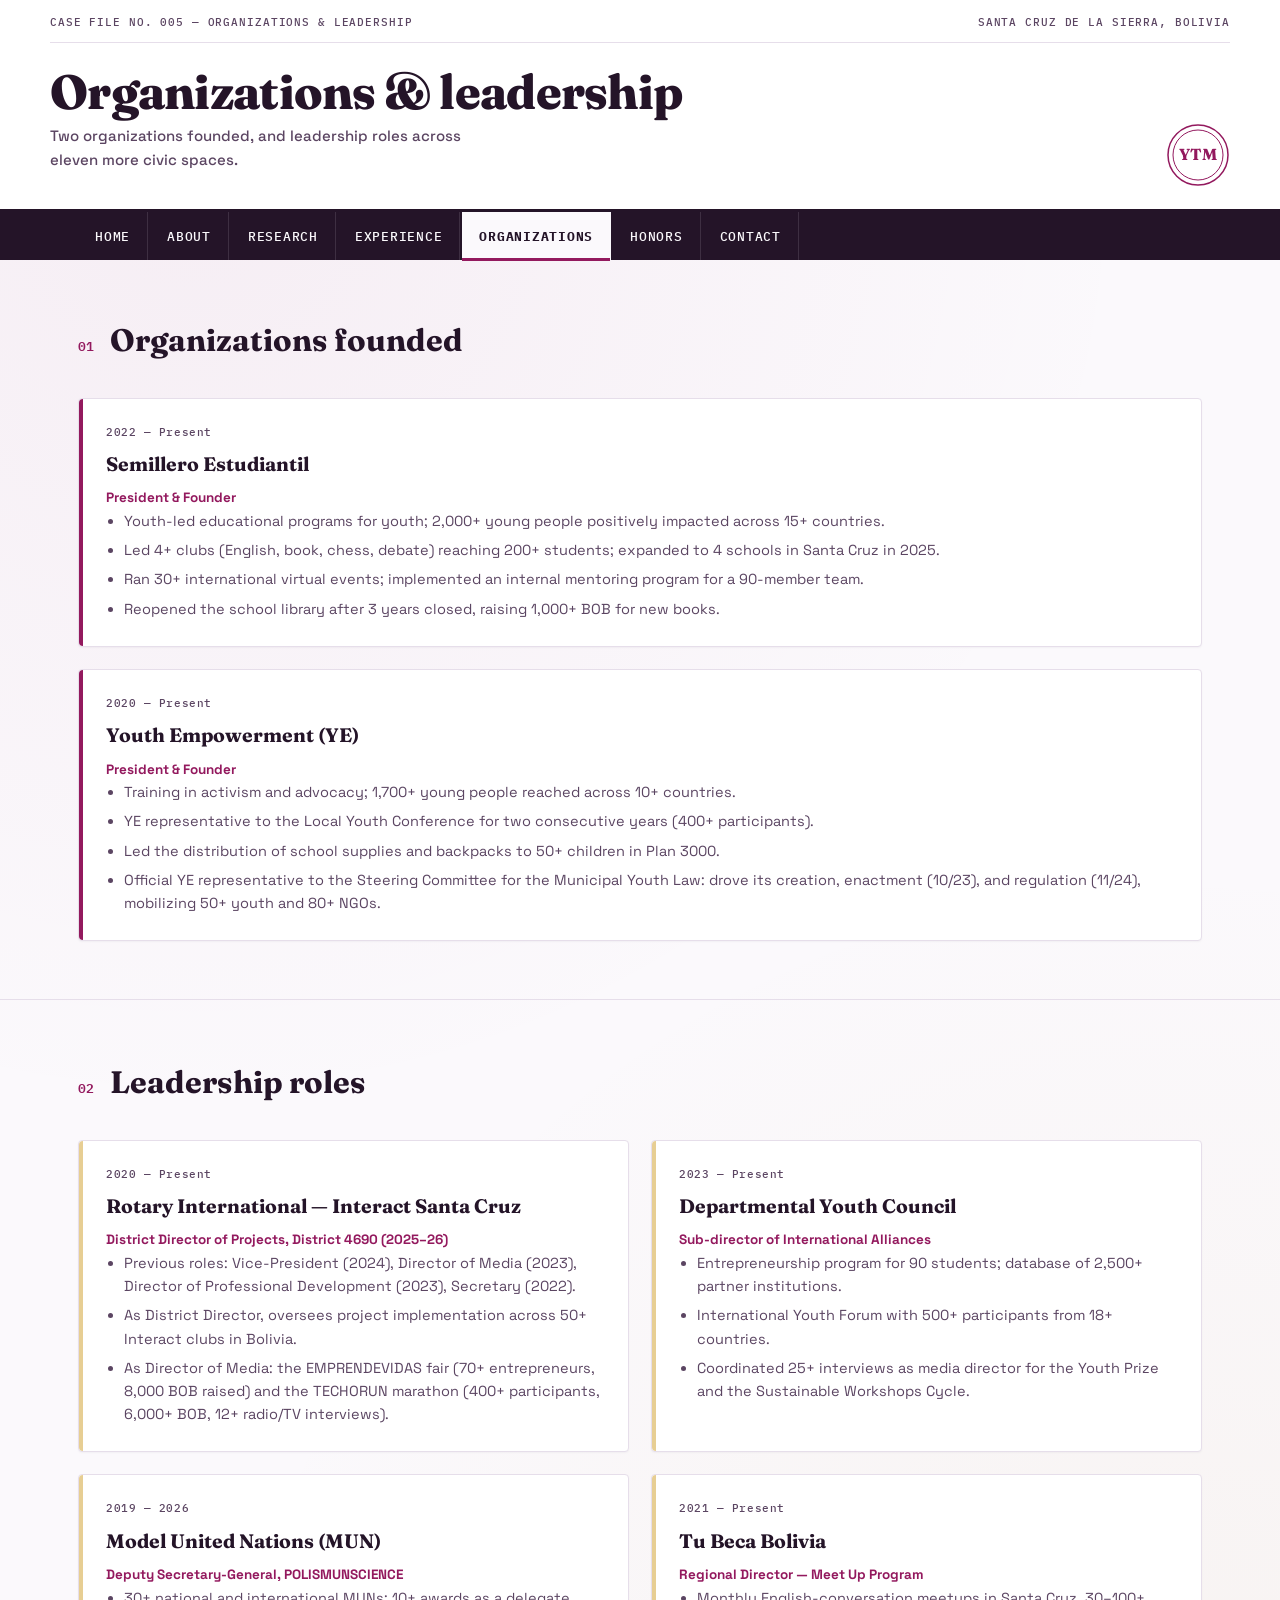
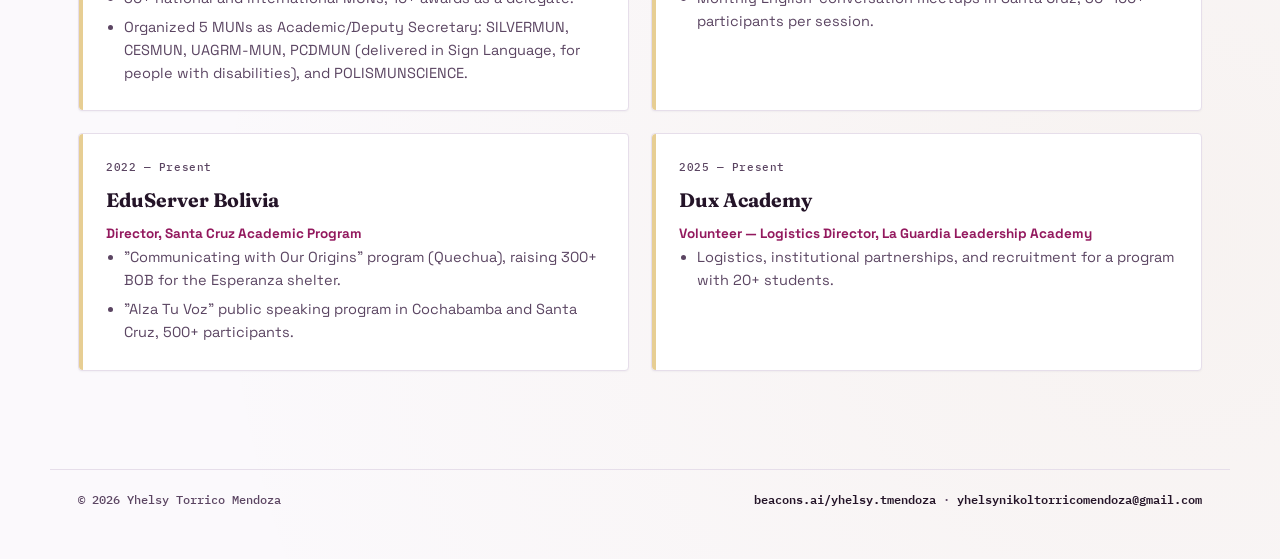
<file: organizations.html>
<!DOCTYPE html>
<html lang="en">
<head>
<meta charset="UTF-8">
<meta name="viewport" content="width=device-width, initial-scale=1.0">
<title>Organizations — Yhelsy Torrico Mendoza</title>
<link rel="preconnect" href="https://fonts.googleapis.com">
<link rel="preconnect" href="https://fonts.gstatic.com" crossorigin>
<link href="https://fonts.googleapis.com/css2?family=Fraunces:opsz,wght@9..144,600;9..144,700;9..144,800&family=Space+Grotesk:wght@400;500;700&family=IBM+Plex+Mono:wght@400;500;600&display=swap" rel="stylesheet">
<link rel="stylesheet" href="styles.css">
</head>
<body>

<header class="masthead">
  <div class="wrap masthead-top">
    <span class="ref">Case File No. 005 — Organizations &amp; Leadership</span>
    <span class="loc">Santa Cruz de la Sierra, Bolivia</span>
  </div>
  <div class="wrap masthead-main">
    <div>
      <h1 class="masthead-name">Organizations &amp; leadership</h1>
      <p class="masthead-tag">Two organizations founded, and leadership roles across eleven more civic spaces.</p>
    </div>
    <svg class="seal-mark" viewBox="0 0 64 64" aria-hidden="true">
      <circle cx="32" cy="32" r="30" fill="none" stroke="#93195E" stroke-width="1.5"/>
      <circle cx="32" cy="32" r="25" fill="none" stroke="#93195E" stroke-width="1"/>
      <text x="32" y="37" text-anchor="middle" font-family="Fraunces, serif" font-size="16" fill="#93195E" font-weight="700">YTM</text>
    </svg>
  </div>
</header>

<nav class="filetabs">
  <button class="nav-toggle" aria-expanded="false">Menu ☰</button>
  <div class="wrap">
    <a href="index.html" target="_blank" rel="noopener">Home</a>
    <a href="about.html" target="_blank" rel="noopener">About</a>
    <a href="research.html" target="_blank" rel="noopener">Research</a>
    <a href="experience.html" target="_blank" rel="noopener">Experience</a>
    <a href="organizations.html" class="active" target="_blank" rel="noopener">Organizations</a>
    <a href="awards.html" target="_blank" rel="noopener">Honors</a>
    <a href="contact.html" target="_blank" rel="noopener">Contact</a>
  </div>
</nav>

<main>
  <section class="section" style="padding-top:56px;">
    <div class="wrap">
      <div class="section-head reveal">
        <span class="section-num">01</span>
        <h2>Organizations founded</h2>
      </div>
      <div class="card-grid">
        <article class="card seal-accent card-full reveal">
          <span class="file-no">2022 — Present</span>
          <h3>Semillero Estudiantil</h3>
          <span class="role">President &amp; Founder</span>
          <ul>
            <li>Youth-led educational programs for youth; 2,000+ young people positively impacted across 15+ countries.</li>
            <li>Led 4+ clubs (English, book, chess, debate) reaching 200+ students; expanded to 4 schools in Santa Cruz in 2025.</li>
            <li>Ran 30+ international virtual events; implemented an internal mentoring program for a 90-member team.</li>
            <li>Reopened the school library after 3 years closed, raising 1,000+ BOB for new books.</li>
          </ul>
        </article>

        <article class="card seal-accent card-full reveal">
          <span class="file-no">2020 — Present</span>
          <h3>Youth Empowerment (YE)</h3>
          <span class="role">President &amp; Founder</span>
          <ul>
            <li>Training in activism and advocacy; 1,700+ young people reached across 10+ countries.</li>
            <li>YE representative to the Local Youth Conference for two consecutive years (400+ participants).</li>
            <li>Led the distribution of school supplies and backpacks to 50+ children in Plan 3000.</li>
            <li>Official YE representative to the Steering Committee for the Municipal Youth Law: drove its creation, enactment (10/23), and regulation (11/24), mobilizing 50+ youth and 80+ NGOs.</li>
          </ul>
        </article>
      </div>
    </div>
  </section>

  <section class="section" style="border-bottom:none;">
    <div class="wrap">
      <div class="section-head reveal">
        <span class="section-num">02</span>
        <h2>Leadership roles</h2>
      </div>
      <div class="card-grid">
        <article class="card reveal">
          <span class="file-no">2020 — Present</span>
          <h3>Rotary International — Interact Santa Cruz</h3>
          <span class="role">District Director of Projects, District 4690 (2025–26)</span>
          <ul>
            <li>Previous roles: Vice-President (2024), Director of Media (2023), Director of Professional Development (2023), Secretary (2022).</li>
            <li>As District Director, oversees project implementation across 50+ Interact clubs in Bolivia.</li>
            <li>As Director of Media: the EMPRENDEVIDAS fair (70+ entrepreneurs, 8,000 BOB raised) and the TECHORUN marathon (400+ participants, 6,000+ BOB, 12+ radio/TV interviews).</li>
          </ul>
        </article>

        <article class="card reveal">
          <span class="file-no">2023 — Present</span>
          <h3>Departmental Youth Council</h3>
          <span class="role">Sub-director of International Alliances</span>
          <ul>
            <li>Entrepreneurship program for 90 students; database of 2,500+ partner institutions.</li>
            <li>International Youth Forum with 500+ participants from 18+ countries.</li>
            <li>Coordinated 25+ interviews as media director for the Youth Prize and the Sustainable Workshops Cycle.</li>
          </ul>
        </article>

        <article class="card reveal">
          <span class="file-no">2019 — 2026</span>
          <h3>Model United Nations (MUN)</h3>
          <span class="role">Deputy Secretary-General, POLISMUNSCIENCE</span>
          <ul>
            <li>30+ national and international MUNs; 10+ awards as a delegate.</li>
            <li>Organized 5 MUNs as Academic/Deputy Secretary: SILVERMUN, CESMUN, UAGRM-MUN, PCDMUN (delivered in Sign Language, for people with disabilities), and POLISMUNSCIENCE.</li>
          </ul>
        </article>

        <article class="card reveal">
          <span class="file-no">2021 — Present</span>
          <h3>Tu Beca Bolivia</h3>
          <span class="role">Regional Director — Meet Up Program</span>
          <ul><li>Monthly English-conversation meetups in Santa Cruz, 30–100+ participants per session.</li></ul>
        </article>

        <article class="card reveal">
          <span class="file-no">2022 — Present</span>
          <h3>EduServer Bolivia</h3>
          <span class="role">Director, Santa Cruz Academic Program</span>
          <ul>
            <li>"Communicating with Our Origins" program (Quechua), raising 300+ BOB for the Esperanza shelter.</li>
            <li>"Alza Tu Voz" public speaking program in Cochabamba and Santa Cruz, 500+ participants.</li>
          </ul>
        </article>

        <article class="card reveal">
          <span class="file-no">2025 — Present</span>
          <h3>Dux Academy</h3>
          <span class="role">Volunteer — Logistics Director, La Guardia Leadership Academy</span>
          <ul><li>Logistics, institutional partnerships, and recruitment for a program with 20+ students.</li></ul>
        </article>
      </div>
    </div>
  </section>
</main>

<footer>
  <div class="wrap foot-row">
    <span>© 2026 Yhelsy Torrico Mendoza</span>
    <span><a href="https://beacons.ai/yhelsy.tmendoza" target="_blank" rel="noopener">beacons.ai/yhelsy.tmendoza</a> · <a href="mailto:yhelsynikoltorricomendoza@gmail.com">yhelsynikoltorricomendoza@gmail.com</a></span>
  </div>
</footer>

<script src="main.js"></script>
</body>
</html>
</file>
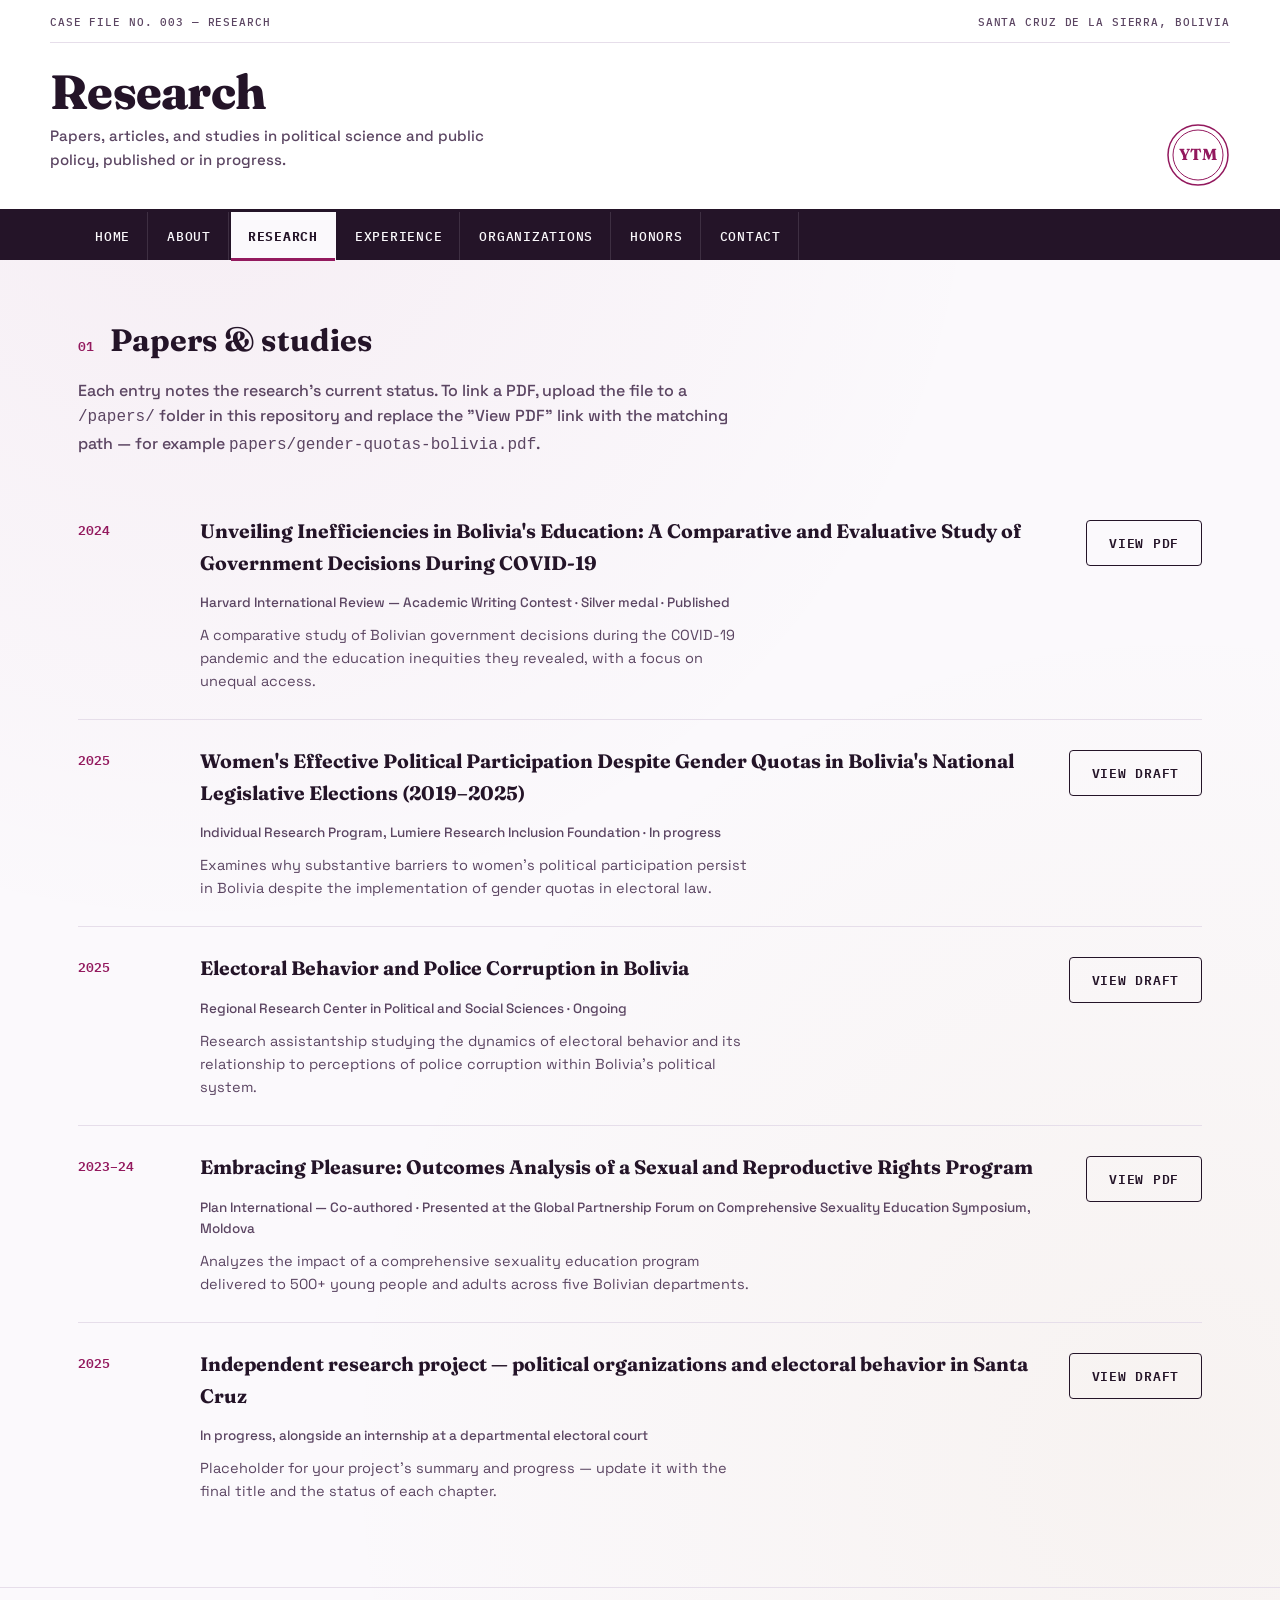
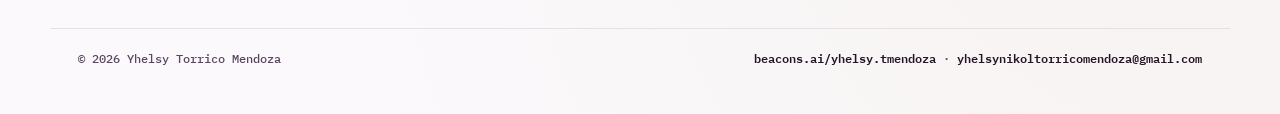
<file: research.html>
<!DOCTYPE html>
<html lang="en">
<head>
<meta charset="UTF-8">
<meta name="viewport" content="width=device-width, initial-scale=1.0">
<title>Research — Yhelsy Torrico Mendoza</title>
<link rel="preconnect" href="https://fonts.googleapis.com">
<link rel="preconnect" href="https://fonts.gstatic.com" crossorigin>
<link href="https://fonts.googleapis.com/css2?family=Fraunces:opsz,wght@9..144,600;9..144,700;9..144,800&family=Space+Grotesk:wght@400;500;700&family=IBM+Plex+Mono:wght@400;500;600&display=swap" rel="stylesheet">
<link rel="stylesheet" href="styles.css">
</head>
<body>

<header class="masthead">
  <div class="wrap masthead-top">
    <span class="ref">Case File No. 003 — Research</span>
    <span class="loc">Santa Cruz de la Sierra, Bolivia</span>
  </div>
  <div class="wrap masthead-main">
    <div>
      <h1 class="masthead-name">Research</h1>
      <p class="masthead-tag">Papers, articles, and studies in political science and public policy, published or in progress.</p>
    </div>
    <svg class="seal-mark" viewBox="0 0 64 64" aria-hidden="true">
      <circle cx="32" cy="32" r="30" fill="none" stroke="#93195E" stroke-width="1.5"/>
      <circle cx="32" cy="32" r="25" fill="none" stroke="#93195E" stroke-width="1"/>
      <text x="32" y="37" text-anchor="middle" font-family="Fraunces, serif" font-size="16" fill="#93195E" font-weight="700">YTM</text>
    </svg>
  </div>
</header>

<nav class="filetabs">
  <button class="nav-toggle" aria-expanded="false">Menu ☰</button>
  <div class="wrap">
    <a href="index.html" target="_blank" rel="noopener">Home</a>
    <a href="about.html" target="_blank" rel="noopener">About</a>
    <a href="research.html" class="active" target="_blank" rel="noopener">Research</a>
    <a href="experience.html" target="_blank" rel="noopener">Experience</a>
    <a href="organizations.html" target="_blank" rel="noopener">Organizations</a>
    <a href="awards.html" target="_blank" rel="noopener">Honors</a>
    <a href="contact.html" target="_blank" rel="noopener">Contact</a>
  </div>
</nav>

<main>
  <section class="section" style="padding-top:56px;">
    <div class="wrap">
      <div class="section-head reveal">
        <span class="section-num">01</span>
        <h2>Papers &amp; studies</h2>
      </div>
      <p class="section-intro reveal">Each entry notes the research's current status. To link a PDF, upload the file to a <code>/papers/</code> folder in this repository and replace the "View PDF" link with the matching path — for example <code>papers/gender-quotas-bolivia.pdf</code>.</p>

      <div class="reveal paper">
        <span class="year-tag">2024</span>
        <div>
          <h3>Unveiling Inefficiencies in Bolivia's Education: A Comparative and Evaluative Study of Government Decisions During COVID-19</h3>
          <p class="venue">Harvard International Review — Academic Writing Contest · Silver medal · Published</p>
          <p class="abstract">A comparative study of Bolivian government decisions during the COVID-19 pandemic and the education inequities they revealed, with a focus on unequal access.</p>
        </div>
        <div class="paper-action"><a class="btn" href="#" target="_blank" rel="noopener">View PDF</a></div>
      </div>

      <div class="reveal paper">
        <span class="year-tag">2025</span>
        <div>
          <h3>Women's Effective Political Participation Despite Gender Quotas in Bolivia's National Legislative Elections (2019–2025)</h3>
          <p class="venue">Individual Research Program, Lumiere Research Inclusion Foundation · In progress</p>
          <p class="abstract">Examines why substantive barriers to women's political participation persist in Bolivia despite the implementation of gender quotas in electoral law.</p>
        </div>
        <div class="paper-action"><a class="btn" href="#" target="_blank" rel="noopener">View draft</a></div>
      </div>

      <div class="reveal paper">
        <span class="year-tag">2025</span>
        <div>
          <h3>Electoral Behavior and Police Corruption in Bolivia</h3>
          <p class="venue">Regional Research Center in Political and Social Sciences · Ongoing</p>
          <p class="abstract">Research assistantship studying the dynamics of electoral behavior and its relationship to perceptions of police corruption within Bolivia's political system.</p>
        </div>
        <div class="paper-action"><a class="btn" href="#" target="_blank" rel="noopener">View draft</a></div>
      </div>

      <div class="reveal paper">
        <span class="year-tag">2023–24</span>
        <div>
          <h3>Embracing Pleasure: Outcomes Analysis of a Sexual and Reproductive Rights Program</h3>
          <p class="venue">Plan International — Co-authored · Presented at the Global Partnership Forum on Comprehensive Sexuality Education Symposium, Moldova</p>
          <p class="abstract">Analyzes the impact of a comprehensive sexuality education program delivered to 500+ young people and adults across five Bolivian departments.</p>
        </div>
        <div class="paper-action"><a class="btn" href="#" target="_blank" rel="noopener">View PDF</a></div>
      </div>

      <div class="reveal paper">
        <span class="year-tag">2025</span>
        <div>
          <h3>Independent research project — political organizations and electoral behavior in Santa Cruz</h3>
          <p class="venue">In progress, alongside an internship at a departmental electoral court</p>
          <p class="abstract">Placeholder for your project's summary and progress — update it with the final title and the status of each chapter.</p>
        </div>
        <div class="paper-action"><a class="btn" href="#" target="_blank" rel="noopener">View draft</a></div>
      </div>
    </div>
  </section>
</main>

<footer>
  <div class="wrap foot-row">
    <span>© 2026 Yhelsy Torrico Mendoza</span>
    <span><a href="https://beacons.ai/yhelsy.tmendoza" target="_blank" rel="noopener">beacons.ai/yhelsy.tmendoza</a> · <a href="mailto:yhelsynikoltorricomendoza@gmail.com">yhelsynikoltorricomendoza@gmail.com</a></span>
  </div>
</footer>

<script src="main.js"></script>
</body>
</html>
</file>
<file: styles.css>
/* ==========================================================================
   YHELSY TORRICO — Portfolio
   Design concept: "The Case File" — a civic dossier, re-tuned for a bolder,
   more contemporary register: confident magenta-plum + gold on crisp white,
   a heavier display serif, and a distinct grotesk body face. Feminist color
   lineage (violet/gold, echoing suffrage-movement colors) reworked for a
   professional, international, youth-forward audience.
   ========================================================================== */

:root {
  /* Color tokens */
  --ink:        #241428;   /* near-black plum, headings/body text */
  --ink-soft:   #5B4562;   /* muted plum-grey, secondary text */
  --paper:      #FBF9FC;   /* crisp near-white, faint lavender tint */
  --paper-raised: #FFFFFF; /* card surface */
  --paper-line: #E6DEEA;   /* hairline rules */
  --seal:       #93195E;   /* vivid magenta-plum — primary accent */
  --seal-dark:  #6E1148;
  --gold:       #B7893A;   /* foil gold — honors / secondary accent */
  --gold-soft:  #E7CE93;
  --charcoal:   #1C0F20;

  --font-display: "Fraunces", "Iowan Old Style", Georgia, serif;
  --font-body: "Space Grotesk", -apple-system, "Segoe UI", sans-serif;
  --font-mono: "IBM Plex Mono", "SFMono-Regular", Menlo, monospace;

  --max-width: 1180px;
  --radius: 4px;
}

@media (prefers-reduced-motion: reduce) {
  * { animation-duration: 0.001ms !important; animation-iteration-count: 1 !important; transition-duration: 0.001ms !important; }
}

* { box-sizing: border-box; }

html { scroll-behavior: smooth; }

body {
  margin: 0;
  background: var(--paper);
  color: var(--charcoal);
  font-family: var(--font-body);
  font-weight: 500;
  font-size: 16px;
  line-height: 1.6;
  -webkit-font-smoothing: antialiased;
}

body {
  background-image:
    radial-gradient(circle at 15% 8%, rgba(147,25,94,0.05), transparent 42%),
    radial-gradient(circle at 92% 85%, rgba(183,137,58,0.06), transparent 45%);
}

img { max-width: 100%; display: block; }

a { color: var(--seal); text-decoration: none; font-weight: 600; }
a:hover { text-decoration: underline; }

:focus-visible {
  outline: 2px solid var(--seal);
  outline-offset: 3px;
}

.wrap {
  max-width: var(--max-width);
  margin: 0 auto;
  padding: 0 28px;
}

/* ---------------- Letterhead / masthead ---------------------------------- */

.masthead {
  border-bottom: 3px solid var(--ink);
  background: var(--paper-raised);
}

.masthead-top {
  display: flex;
  align-items: baseline;
  justify-content: space-between;
  padding: 14px 0 10px;
  font-family: var(--font-mono);
  font-size: 11px;
  letter-spacing: 0.08em;
  color: var(--ink-soft);
  border-bottom: 1px solid var(--paper-line);
}

.masthead-top .ref { text-transform: uppercase; font-weight: 500; }
.masthead-top .loc { text-transform: uppercase; font-weight: 500; }

.masthead-main {
  display: flex;
  align-items: flex-end;
  justify-content: space-between;
  flex-wrap: wrap;
  gap: 16px;
  padding: 24px 0 22px;
}

.masthead-name {
  font-family: var(--font-display);
  font-weight: 800;
  font-size: clamp(30px, 4.6vw, 48px);
  color: var(--ink);
  letter-spacing: -0.015em;
  margin: 0;
  line-height: 1.03;
}

.masthead-tag {
  font-family: var(--font-body);
  font-weight: 500;
  font-size: 15px;
  color: var(--ink-soft);
  margin-top: 8px;
  max-width: 46ch;
}

.seal-mark {
  flex-shrink: 0;
  width: 64px;
  height: 64px;
}

/* ---------------- File-tab navigation ------------------------------------ */

nav.filetabs {
  background: var(--ink);
}

nav.filetabs .wrap {
  display: flex;
  flex-wrap: wrap;
  gap: 2px;
}

nav.filetabs a {
  color: var(--paper);
  font-family: var(--font-mono);
  font-size: 12.5px;
  font-weight: 500;
  letter-spacing: 0.06em;
  text-transform: uppercase;
  padding: 14px 17px;
  border-right: 1px solid rgba(251,249,252,0.12);
  text-decoration: none;
  position: relative;
  transition: background 0.15s ease, color 0.15s ease;
}

nav.filetabs a:hover { background: rgba(251,249,252,0.1); text-decoration: none; }

nav.filetabs a.active {
  background: var(--paper);
  color: var(--ink);
  font-weight: 700;
}

nav.filetabs a.active::after {
  content: "";
  position: absolute;
  left: 0; right: 0; bottom: -1px;
  height: 3px;
  background: var(--seal);
}

.nav-toggle {
  display: none;
}

/* ---------------- Hero -------------------------------------------------- */

.hero {
  padding: 68px 0 58px;
  border-bottom: 1px solid var(--paper-line);
}

.hero-eyebrow {
  font-family: var(--font-mono);
  font-size: 12px;
  font-weight: 600;
  letter-spacing: 0.14em;
  text-transform: uppercase;
  color: var(--seal);
  margin: 0 0 14px;
}

.hero h1 {
  font-family: var(--font-display);
  font-weight: 700;
  font-size: clamp(32px, 5vw, 54px);
  line-height: 1.1;
  color: var(--ink);
  max-width: 22ch;
  margin: 0 0 20px;
}

.hero p.lede {
  font-size: 18.5px;
  font-weight: 500;
  max-width: 62ch;
  color: var(--ink-soft);
  margin: 0 0 28px;
}

.hero-actions { display: flex; gap: 14px; flex-wrap: wrap; }

.btn {
  display: inline-block;
  font-family: var(--font-mono);
  font-size: 12.5px;
  font-weight: 600;
  letter-spacing: 0.06em;
  text-transform: uppercase;
  padding: 12px 22px;
  border: 1.5px solid var(--ink);
  border-radius: var(--radius);
  color: var(--ink);
  transition: background 0.15s ease, color 0.15s ease;
}

.btn:hover { background: var(--ink); color: var(--paper); text-decoration: none; }

.btn.primary {
  background: var(--seal);
  border-color: var(--seal);
  color: #FFFFFF;
}

.btn.primary:hover { background: var(--seal-dark); border-color: var(--seal-dark); }

/* ---------------- Ledger -------------------------------------------------- */

.ledger {
  border-top: 2px solid var(--ink);
  border-bottom: 2px solid var(--ink);
  padding: 24px 0;
  display: grid;
  grid-template-columns: repeat(4, 1fr);
  gap: 20px;
}

.ledger-item {
  padding-right: 20px;
  border-right: 1px solid var(--paper-line);
}
.ledger-item:last-child { border-right: none; }

.ledger-figure {
  font-family: var(--font-display);
  font-size: 32px;
  font-weight: 800;
  color: var(--seal);
  display: block;
}

.ledger-label {
  font-family: var(--font-mono);
  font-size: 11.5px;
  font-weight: 500;
  text-transform: uppercase;
  letter-spacing: 0.04em;
  color: var(--ink-soft);
}

/* ---------------- Sections ------------------------------------------------ */

.section {
  padding: 58px 0;
  border-bottom: 1px solid var(--paper-line);
}

.section-head {
  display: flex;
  align-items: baseline;
  gap: 16px;
  margin-bottom: 32px;
}

.section-num {
  font-family: var(--font-mono);
  font-weight: 600;
  font-size: 13px;
  color: var(--seal);
}

.section-head h2 {
  font-family: var(--font-display);
  font-weight: 700;
  font-size: clamp(23px, 3vw, 31px);
  color: var(--ink);
  margin: 0;
}

.section-intro {
  max-width: 68ch;
  color: var(--ink-soft);
  margin: -20px 0 32px;
}

/* ---------------- Cards ---------------------------------------------------- */

.card-grid {
  display: grid;
  grid-template-columns: repeat(2, 1fr);
  gap: 22px;
}

.card {
  background: var(--paper-raised);
  border: 1px solid var(--paper-line);
  border-radius: var(--radius);
  padding: 25px 27px;
  position: relative;
  box-shadow: 0 1px 2px rgba(36,20,40,0.04);
}

.card::before {
  content: "";
  position: absolute;
  top: 0; left: 0;
  width: 4px; height: 100%;
  background: var(--gold-soft);
  border-radius: var(--radius) 0 0 var(--radius);
}

.card.seal-accent::before { background: var(--seal); }

.card .file-no {
  font-family: var(--font-mono);
  font-weight: 500;
  font-size: 11px;
  color: var(--ink-soft);
  letter-spacing: 0.05em;
  display: block;
  margin-bottom: 8px;
}

.card h3 {
  font-family: var(--font-display);
  font-weight: 700;
  font-size: 19.5px;
  color: var(--ink);
  margin: 0 0 4px;
}

.card .role {
  font-size: 13.5px;
  color: var(--seal);
  font-weight: 700;
  margin-bottom: 2px;
}

.card .period {
  font-family: var(--font-mono);
  font-weight: 500;
  font-size: 12px;
  color: var(--ink-soft);
  margin-bottom: 12px;
  display: block;
}

.card ul {
  margin: 0;
  padding-left: 18px;
  font-size: 14.5px;
  font-weight: 400;
  color: var(--ink-soft);
}

.card li { margin-bottom: 6px; }
.card li:last-child { margin-bottom: 0; }

.card-full { grid-column: 1 / -1; }

/* ---------------- Award / seal tiles --------------------------------------- */

.award-grid {
  display: grid;
  grid-template-columns: repeat(3, 1fr);
  gap: 20px;
}

.award {
  background: var(--paper-raised);
  border: 1px solid var(--paper-line);
  border-radius: var(--radius);
  padding: 22px;
  display: flex;
  gap: 16px;
  align-items: flex-start;
  box-shadow: 0 1px 2px rgba(36,20,40,0.04);
}

.award-stamp {
  flex-shrink: 0;
  width: 46px;
  height: 46px;
}

.award h3 {
  font-family: var(--font-display);
  font-weight: 700;
  font-size: 16.5px;
  color: var(--ink);
  margin: 0 0 4px;
}

.award .issuer {
  font-size: 13px;
  color: var(--seal);
  font-weight: 700;
  margin-bottom: 2px;
}

.award .year {
  font-family: var(--font-mono);
  font-weight: 500;
  font-size: 11.5px;
  color: var(--ink-soft);
  margin-bottom: 8px;
  display: block;
}

.award p {
  font-size: 13.5px;
  font-weight: 400;
  color: var(--ink-soft);
  margin: 0;
}

/* ---------------- Research / paper entries --------------------------------- */

.paper {
  display: grid;
  grid-template-columns: 100px 1fr auto;
  gap: 22px;
  align-items: start;
  padding: 26px 0;
  border-bottom: 1px solid var(--paper-line);
}

.paper:last-child { border-bottom: none; }

.paper .year-tag {
  font-family: var(--font-mono);
  font-weight: 600;
  font-size: 13px;
  color: var(--seal);
  padding-top: 4px;
}

.paper h3 {
  font-family: var(--font-display);
  font-weight: 700;
  font-size: 19.5px;
  color: var(--ink);
  margin: 0 0 6px;
}

.paper .venue {
  font-size: 13.5px;
  font-weight: 500;
  color: var(--ink-soft);
  margin-bottom: 10px;
}

.paper p.abstract {
  font-size: 14.5px;
  font-weight: 400;
  color: var(--ink-soft);
  max-width: 62ch;
  margin: 0;
}

.paper .paper-action { align-self: start; padding-top: 4px; }

/* ---------------- Footer --------------------------------------------------- */

footer {
  padding: 40px 0 50px;
  font-family: var(--font-mono);
  font-weight: 500;
  font-size: 12px;
  color: var(--ink-soft);
}

footer .foot-row {
  display: flex;
  justify-content: space-between;
  flex-wrap: wrap;
  gap: 12px;
  border-top: 1px solid var(--paper-line);
  padding-top: 20px;
}

footer a { color: var(--ink); font-weight: 600; }

/* ---------------- Responsive ------------------------------------------------ */

@media (max-width: 860px) {
  .card-grid { grid-template-columns: 1fr; }
  .award-grid { grid-template-columns: 1fr; }
  .ledger { grid-template-columns: repeat(2, 1fr); }
  .paper { grid-template-columns: 1fr; }
  .paper .paper-action { justify-self: start; }
}

@media (max-width: 640px) {
  .ledger { grid-template-columns: 1fr 1fr; }
  .ledger-item { border-right: none; padding-right: 0; }

  nav.filetabs .wrap {
    display: none;
    flex-direction: column;
  }
  nav.filetabs .wrap.open { display: flex; }
  nav.filetabs a { border-right: none; border-bottom: 1px solid rgba(251,249,252,0.1); }

  .nav-toggle {
    display: block;
    width: 100%;
    text-align: left;
    background: var(--ink);
    color: var(--paper);
    border: none;
    font-family: var(--font-mono);
    font-weight: 600;
    font-size: 12.5px;
    letter-spacing: 0.06em;
    text-transform: uppercase;
    padding: 14px 28px;
    cursor: pointer;
  }
}

/* ---------------- Reveal-on-scroll ------------------------------------------ */

.reveal {
  opacity: 0;
  transform: translateY(10px);
  transition: opacity 0.5s ease, transform 0.5s ease;
}
.reveal.in { opacity: 1; transform: translateY(0); }
</file>
